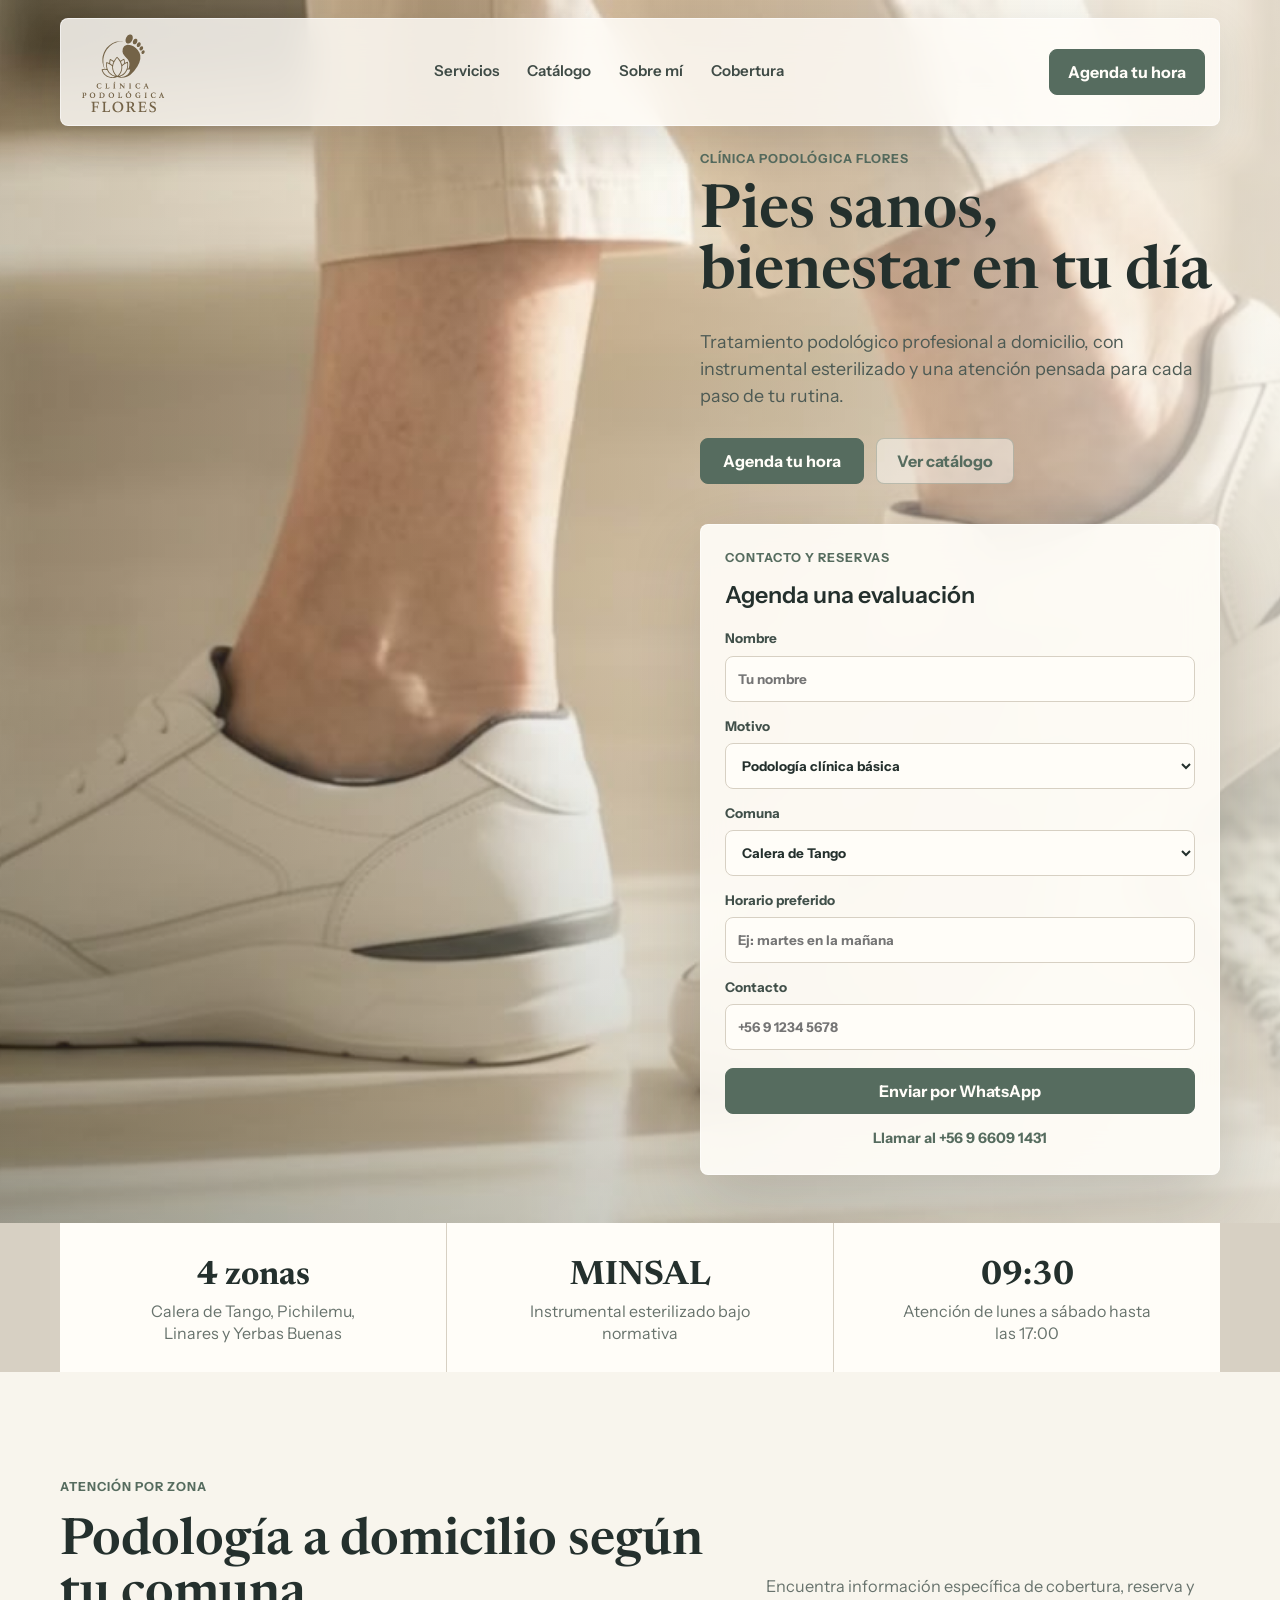
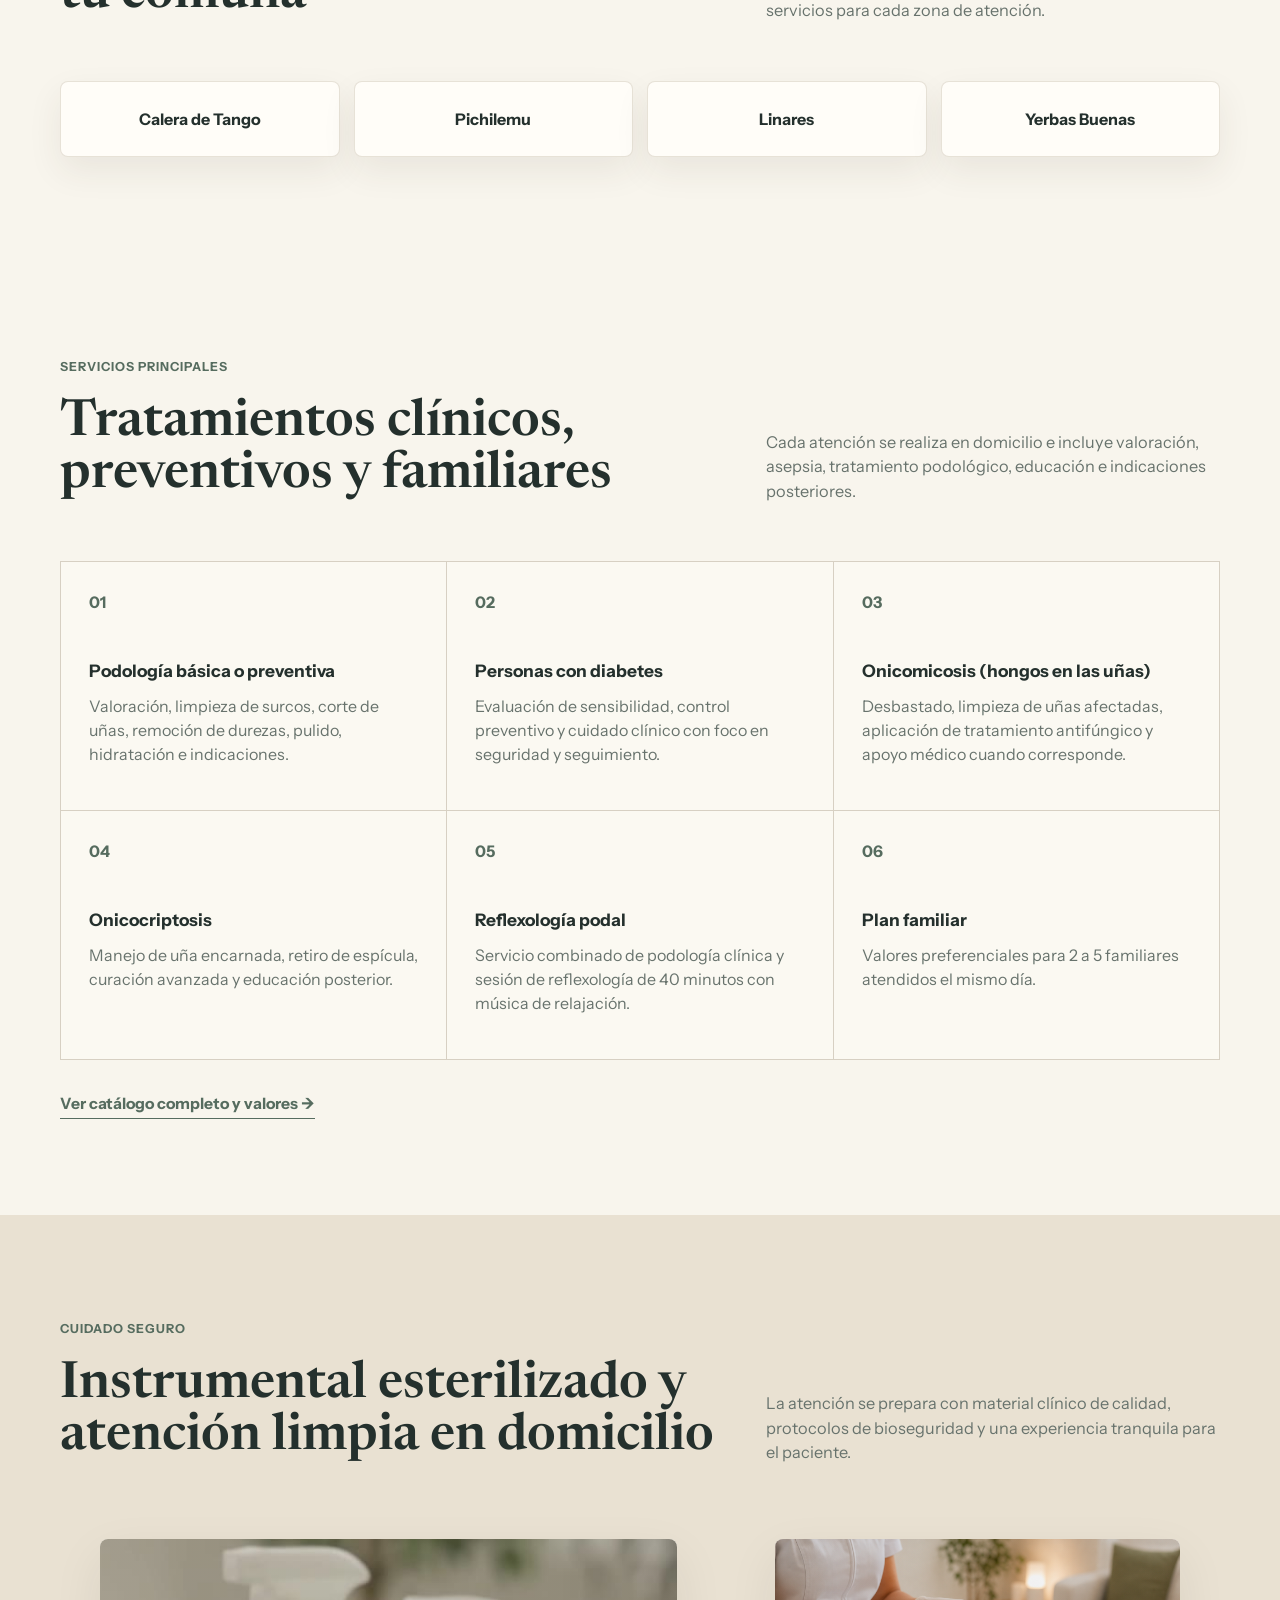
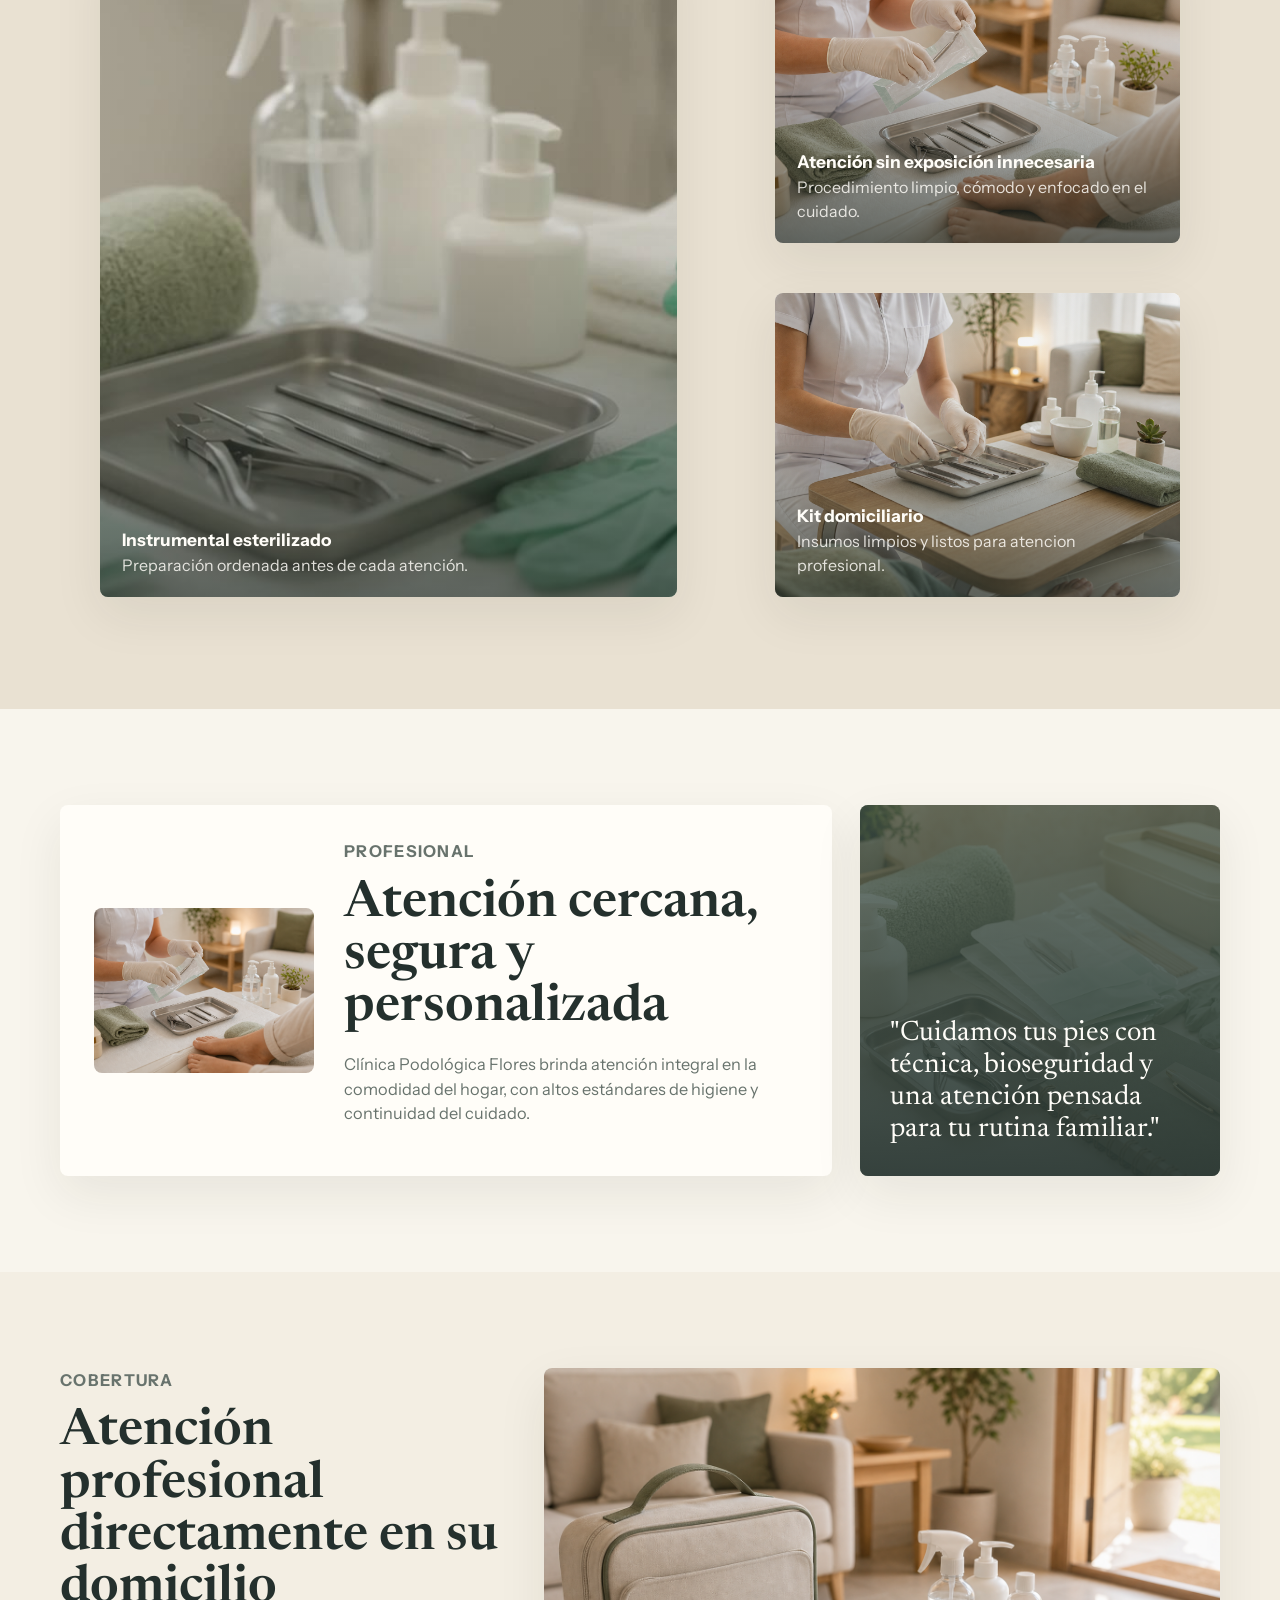
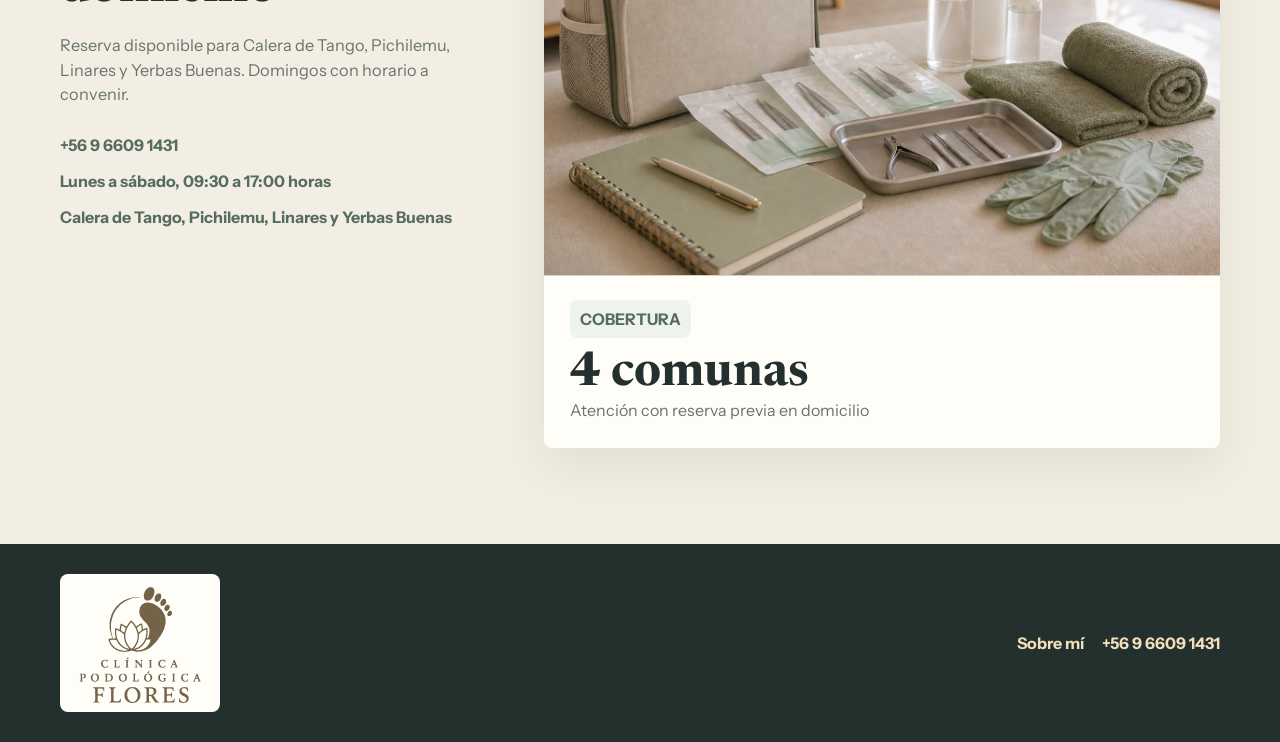
<file: index.html>
<!DOCTYPE html>
<html lang="es">
  <head>
    <meta charset="UTF-8" />
    <meta name="viewport" content="width=device-width, initial-scale=1.0" />
    <title>Podología a Domicilio | Clínica Patricia Flores | Calera de Tango</title>
    <meta
      name="description"
      content="Atención podológica profesional a domicilio en Calera de Tango, Pichilemu, Linares y Yerbas Buenas. Especialista en onicomicosis, diabetes, uñas encarnadas. Instrumental esterilizado MINSAL."
    />
    <meta name="keywords" content="podología domicilio, podólogo Calera de Tango, onicomicosis, uñas encarnadas, podología diabetes, clínica podológica, podología a domicilio Chile" />
    <meta name="author" content="Patricia Flores" />
    <meta name="robots" content="index, follow" />
    <meta name="google-site-verification" content="hwxuEVxwhkSPBUHudWOqvAZB4ENpr6BONeLlhcZ1LTM" />
    <meta property="og:type" content="website" />
    <meta property="og:title" content="Podología a Domicilio | Clínica Patricia Flores" />
    <meta property="og:description" content="Atención podológica profesional a domicilio con instrumental esterilizado MINSAL. Servicio en Calera de Tango, Pichilemu, Linares y Yerbas Buenas." />
    <meta property="og:url" content="https://clinicaflores.cl/" />
    <meta property="og:image" content="https://clinicaflores.cl/assets/logo-flores-search.png" />
    <meta property="og:image:alt" content="Logo de Clínica Podológica Flores" />
    <meta name="twitter:card" content="summary_large_image" />
    <meta name="twitter:title" content="Podología a Domicilio | Clínica Patricia Flores" />
    <meta name="twitter:description" content="Atención podológica profesional a domicilio con instrumental esterilizado MINSAL." />
    <meta name="twitter:image" content="https://clinicaflores.cl/assets/logo-flores-search.png" />
    <link rel="canonical" href="https://clinicaflores.cl/" />
    <link rel="icon" href="/assets/favicon.ico" sizes="any" />
    <link rel="icon" type="image/png" sizes="512x512" href="/assets/favicon-512.png" />
    <link rel="apple-touch-icon" href="/assets/apple-touch-icon.png" />
    <link rel="manifest" href="/site.webmanifest" />
    <link rel="preconnect" href="https://fonts.googleapis.com" />
    <link rel="preconnect" href="https://fonts.gstatic.com" crossorigin />
    <link
      href="https://fonts.googleapis.com/css2?family=Instrument+Sans:wght@400;500;600;700&family=Newsreader:opsz,wght@6..72,500;6..72,600&display=swap"
      rel="stylesheet"
    />
    <link rel="stylesheet" href="styles.css?v=7" />
    <script type="application/ld+json">
    {
      "@context": "https://schema.org/",
      "@type": "LocalBusiness",
      "@id": "https://clinicaflores.cl/#clinica-podologica-flores",
      "name": "Clínica Podológica Flores",
      "legalName": "Clínica Podológica Flores",
      "alternateName": "Patricia Flores Podóloga",
      "logo": {
        "@type": "ImageObject",
        "url": "https://clinicaflores.cl/assets/logo-flores-search.png",
        "contentUrl": "https://clinicaflores.cl/assets/logo-flores-search.png",
        "width": 779,
        "height": 695
      },
      "image": [
        "https://clinicaflores.cl/assets/logo-flores-search.png",
        "https://clinicaflores.cl/assets/hero-profesional.png",
        "https://clinicaflores.cl/assets/instrumental-podologia.png"
      ],
      "description": "Atención podológica profesional a domicilio con instrumental esterilizado MINSAL",
      "address": {
        "@type": "PostalAddress",
        "streetAddress": "Atención a domicilio",
        "addressLocality": "Calera de Tango, Pichilemu, Linares, Yerbas Buenas",
        "addressCountry": "CL"
      },
      "telephone": "+56966091431",
      "url": "https://clinicaflores.cl",
      "sameAs": [
        "https://wa.me/56966091431"
      ],
      "openingHoursSpecification": {
        "@type": "OpeningHoursSpecification",
        "dayOfWeek": ["Monday", "Tuesday", "Wednesday", "Thursday", "Friday", "Saturday"],
        "opens": "09:30",
        "closes": "17:00"
      },
      "priceRange": "$$",
      "areaServed": [
        {
          "@type": "AdministrativeArea",
          "name": "Calera de Tango"
        },
        {
          "@type": "AdministrativeArea",
          "name": "Pichilemu"
        },
        {
          "@type": "AdministrativeArea",
          "name": "Linares"
        },
        {
          "@type": "AdministrativeArea",
          "name": "Yerbas Buenas"
        }
      ],
      "knowsAbout": ["Podología clínica", "Pie diabético", "Onicomicosis", "Uñas encarnadas", "Atención podológica a domicilio"],
      "availableLanguage": "es"
    }
    </script>
  </head>
  <body>
    <header class="site-header" data-header>
      <a class="brand logo-brand" href="index.html#inicio" aria-label="Clínica Podológica Flores">
        <img src="assets/logo-flores.svg" alt="Clínica Podológica Flores" />
      </a>

      <button class="menu-button" type="button" aria-label="Abrir menu" data-menu-button>
        <span></span>
        <span></span>
        <span></span>
      </button>

      <nav class="site-nav" data-nav>
        <a href="index.html#servicios">Servicios</a>
        <a href="catalogo.html">Catálogo</a>
        <a href="sobre-mi.html">Sobre mí</a>
        <a href="index.html#ubicacion">Cobertura</a>
      </nav>

      <a class="header-cta" href="#agenda">Agenda tu hora</a>
    </header>

    <main>
      <section class="hero" id="inicio">
        <video class="hero-image" autoplay muted loop playsinline poster="assets/hero-caminata-poster.jpg" aria-hidden="true">
          <source src="assets/hero-caminata.mp4" type="video/mp4" />
        </video>
        <div class="hero-overlay"></div>
        <div class="hero-content">
          <p class="eyebrow">Clínica Podológica Flores</p>
          <h1>Pies sanos, bienestar en tu día</h1>
          <p class="hero-copy">
            Tratamiento podológico profesional a domicilio, con instrumental esterilizado y una atención pensada para cada paso de tu rutina.
          </p>
          <div class="hero-actions">
            <a class="primary-button" href="#agenda">Agenda tu hora</a>
            <a class="secondary-button" href="catalogo.html">Ver catálogo</a>
          </div>
        </div>

        <aside class="appointment-panel" id="agenda" aria-label="Agenda">
          <p class="panel-kicker">Contacto y reservas</p>
          <h2>Agenda una evaluación</h2>
          <form class="booking-form">
            <label>
              Nombre
              <input type="text" name="name" autocomplete="name" placeholder="Tu nombre" required />
            </label>
            <label>
              Motivo
              <select name="reason" required>
                <option>Podología clínica básica</option>
                <option>Podología para personas con diabetes</option>
                <option>Tratamiento de onicomicosis (hongos en las uñas)</option>
                <option>Uñas encarnadas</option>
                <option>Plan familiar</option>
              </select>
            </label>
            <label>
              Comuna
              <select name="area" required>
                <option>Calera de Tango</option>
                <option>Pichilemu</option>
                <option>Linares</option>
                <option>Yerbas Buenas</option>
              </select>
            </label>
            <label>
              Horario preferido
              <input type="text" name="time" placeholder="Ej: martes en la mañana" />
            </label>
            <label>
              Contacto
              <input type="tel" name="phone" autocomplete="tel" placeholder="+56 9 1234 5678" required />
            </label>
            <button type="submit">Enviar por WhatsApp</button>
          </form>
          <a class="direct-phone" href="tel:+56966091431">Llamar al +56 9 6609 1431</a>
        </aside>
      </section>

      <section class="trust-strip" aria-label="Indicadores de confianza">
        <div>
          <strong>4 zonas</strong>
          <span>Calera de Tango, Pichilemu, Linares y Yerbas Buenas</span>
        </div>
        <div>
          <strong>MINSAL</strong>
          <span>Instrumental esterilizado bajo normativa</span>
        </div>
        <div>
          <strong>09:30</strong>
          <span>Atención de lunes a sábado hasta las 17:00</span>
        </div>
      </section>

      <section class="section local-links-section" aria-label="Atención podológica por comuna">
        <div class="section-heading">
          <p class="eyebrow">Atención por zona</p>
          <h2>Podología a domicilio según tu comuna</h2>
          <p>Encuentra información específica de cobertura, reserva y servicios para cada zona de atención.</p>
        </div>
        <div class="local-links-grid">
          <a href="podologia-a-domicilio-calera-de-tango.html">Calera de Tango</a>
          <a href="podologia-a-domicilio-pichilemu.html">Pichilemu</a>
          <a href="podologia-a-domicilio-linares.html">Linares</a>
          <a href="podologia-a-domicilio-yerbas-buenas.html">Yerbas Buenas</a>
        </div>
      </section>

      <section class="section services-section" id="servicios">
        <div class="section-heading">
          <p class="eyebrow">Servicios principales</p>
          <h2>Tratamientos clínicos, preventivos y familiares</h2>
          <p>
            Cada atención se realiza en domicilio e incluye valoración, asepsia, tratamiento podológico, educación e indicaciones posteriores.
          </p>
        </div>

        <div class="services-grid">
          <article class="service-card">
            <span class="service-number">01</span>
            <h3>Podología básica o preventiva</h3>
            <p>Valoración, limpieza de surcos, corte de uñas, remoción de durezas, pulido, hidratación e indicaciones.</p>
          </article>
          <article class="service-card">
            <span class="service-number">02</span>
            <h3>Personas con diabetes</h3>
            <p>Evaluación de sensibilidad, control preventivo y cuidado clínico con foco en seguridad y seguimiento.</p>
          </article>
          <article class="service-card">
            <span class="service-number">03</span>
            <h3>Onicomicosis (hongos en las uñas)</h3>
            <p>Desbastado, limpieza de uñas afectadas, aplicación de tratamiento antifúngico y apoyo médico cuando corresponde.</p>
          </article>
          <article class="service-card">
            <span class="service-number">04</span>
            <h3>Onicocriptosis</h3>
            <p>Manejo de uña encarnada, retiro de espícula, curación avanzada y educación posterior.</p>
          </article>
          <article class="service-card">
            <span class="service-number">05</span>
            <h3>Reflexología podal</h3>
            <p>Servicio combinado de podología clínica y sesión de reflexología de 40 minutos con música de relajación.</p>
          </article>
          <article class="service-card">
            <span class="service-number">06</span>
            <h3>Plan familiar</h3>
            <p>Valores preferenciales para 2 a 5 familiares atendidos el mismo día.</p>
          </article>
        </div>
        <div class="section-action">
          <a class="link-button" href="catalogo.html">Ver catálogo completo y valores →</a>
        </div>
      </section>

      <section class="care-gallery section" id="bioseguridad">
        <div class="section-heading">
          <p class="eyebrow">Cuidado seguro</p>
          <h2>Instrumental esterilizado y atención limpia en domicilio</h2>
          <p>
            La atención se prepara con material clínico de calidad, protocolos de bioseguridad y una experiencia tranquila para el paciente.
          </p>
        </div>
        <div class="gallery-grid">
          <figure class="gallery-card gallery-card-large">
            <video autoplay muted loop playsinline poster="assets/bioseguridad-poster.jpg" aria-label="Instrumental esterilizado y atención podológica preparados para el domicilio">
              <source src="assets/bioseguridad-detras-camaras.mp4" type="video/mp4" />
            </video>
            <figcaption>
              <strong>Instrumental esterilizado</strong>
              <span>Preparación ordenada antes de cada atención.</span>
            </figcaption>
          </figure>
          <figure class="gallery-card">
            <img src="assets/atencion-sin-rostro.png" alt="Atención podológica profesional sin rostro visible" />
            <figcaption>
              <strong>Atención sin exposición innecesaria</strong>
              <span>Procedimiento limpio, cómodo y enfocado en el cuidado.</span>
            </figcaption>
          </figure>
          <figure class="gallery-card">
            <img src="assets/kit-podologico.png" alt="Kit podológico limpio con guantes, bandeja e insumos clínicos" />
            <figcaption>
              <strong>Kit domiciliario</strong>
              <span>Insumos limpios y listos para atencion profesional.</span>
            </figcaption>
          </figure>
        </div>
      </section>

      <section class="professional-section section" id="profesional">
        <div class="profile-card">
          <img class="profile-image" src="assets/atencion-sin-rostro.png" alt="Atención podológica profesional con instrumental limpio" />
          <div>
            <p class="eyebrow">Profesional</p>
            <h2>Atención cercana, segura y personalizada</h2>
            <p>
              Clínica Podológica Flores brinda atención integral en la comodidad del hogar, con altos estándares de higiene y continuidad del cuidado.
            </p>
          </div>
        </div>
        <div class="quote-panel">
          <img src="assets/instrumental-podologia.png" alt="Instrumental podológico preparado para atención segura" />
          <p>
            "Cuidamos tus pies con técnica, bioseguridad y una atención pensada para tu rutina familiar."
          </p>
        </div>
      </section>

      <section class="location-section" id="ubicacion">
        <div class="location-copy">
          <p class="eyebrow">Cobertura</p>
          <h2>Atención profesional directamente en su domicilio</h2>
          <p>Reserva disponible para Calera de Tango, Pichilemu, Linares y Yerbas Buenas. Domingos con horario a convenir.</p>
          <div class="contact-list">
            <a href="tel:+56966091431">+56 9 6609 1431</a>
            <span>Lunes a sábado, 09:30 a 17:00 horas</span>
            <span>Calera de Tango, Pichilemu, Linares y Yerbas Buenas</span>
          </div>
        </div>
        <div class="map-card">
          <img src="assets/cobertura-domicilio.png" alt="Kit podológico para atención domiciliaria" />
          <div class="map-card-caption">
            <span>Cobertura</span>
            <strong>4 comunas</strong>
          <p>Atención con reserva previa en domicilio</p>
          </div>
        </div>
      </section>
    </main>

    <footer class="site-footer">
      <img class="footer-logo" src="assets/logo-flores.svg" alt="Clínica Podológica Flores" />
      <div class="footer-links">
        <a href="sobre-mi.html">Sobre mí</a>
        <a href="tel:+56966091431">+56 9 6609 1431</a>
      </div>
    </footer>

    <div class="mobile-action-bar" aria-label="Acciones rapidas">
      <a href="#agenda">Agendar</a>
      <a href="https://wa.me/56966091431?text=Hola%2C%20quiero%20agendar%20una%20atencion%20podológica%20a%20domicilio." target="_blank" rel="noopener noreferrer">WhatsApp</a>
    </div>

    <script src="script.js?v=4"></script>
  </body>
</html>
</file>
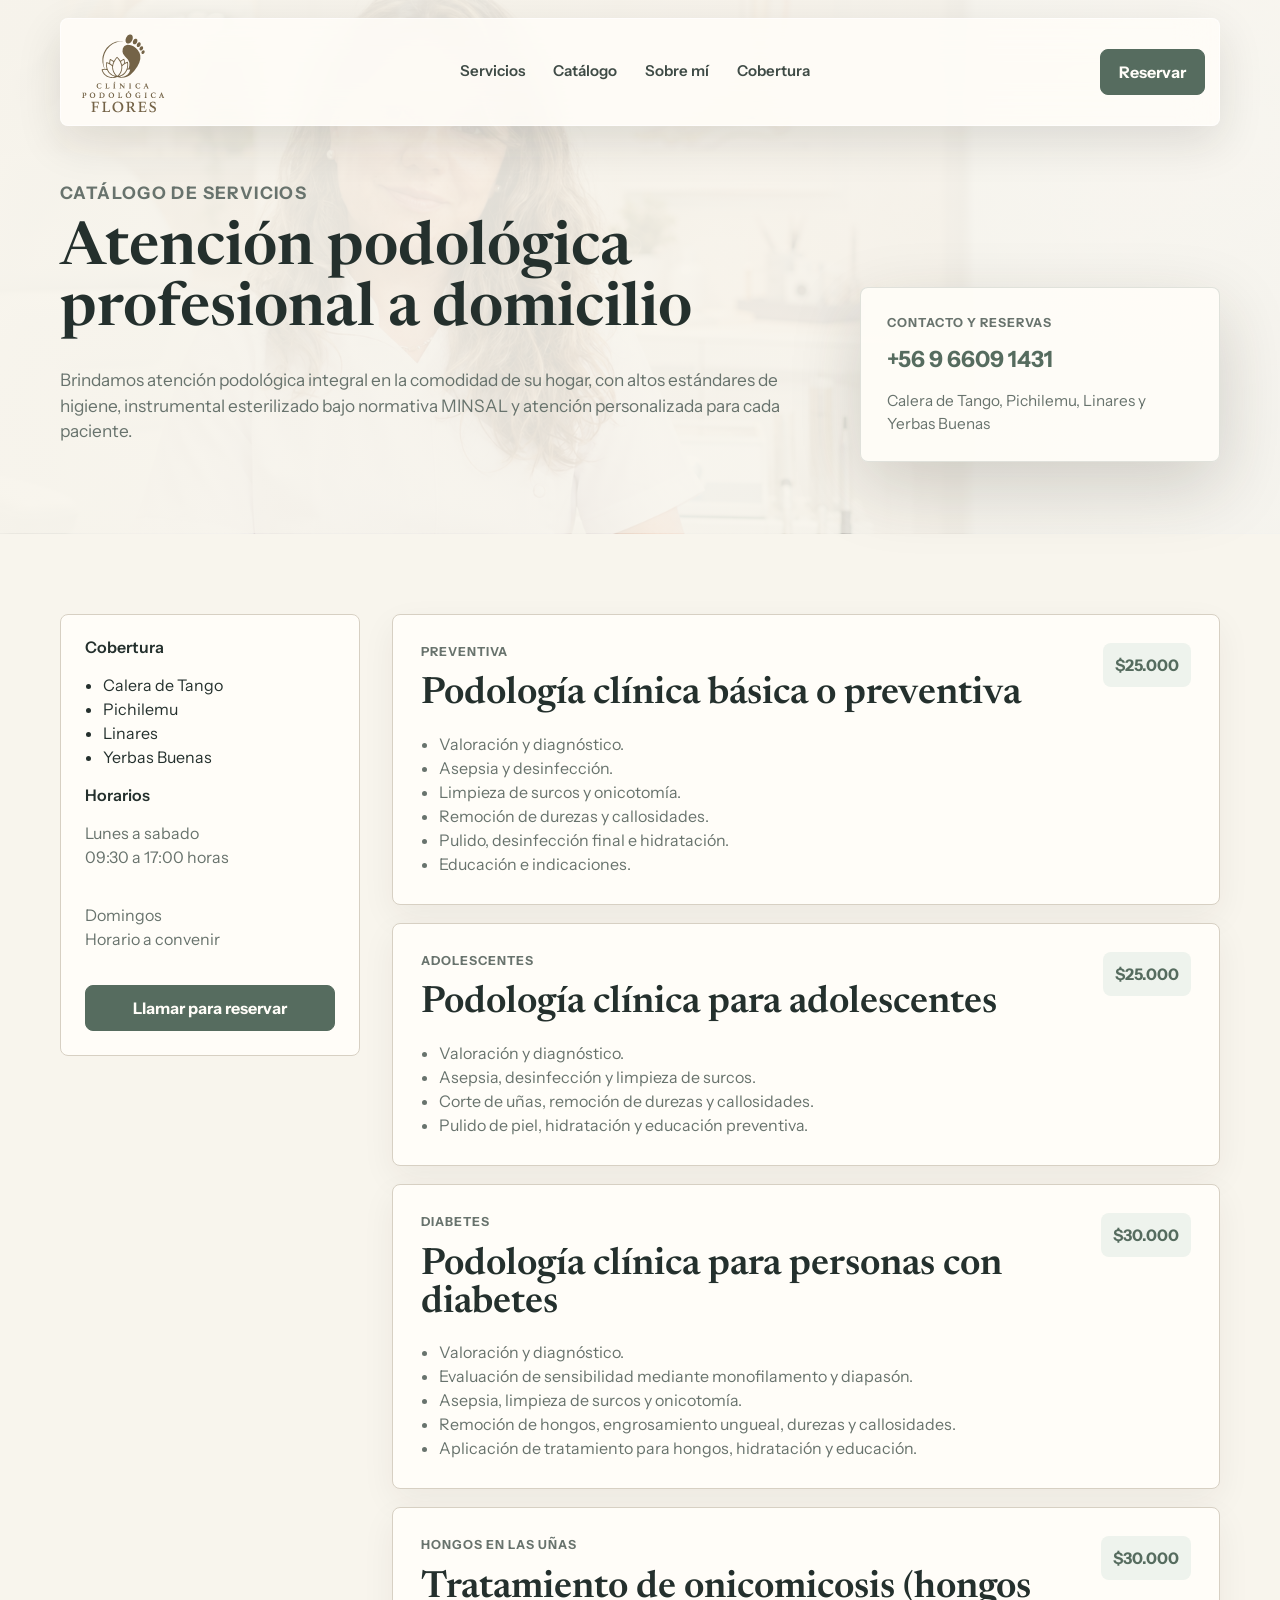
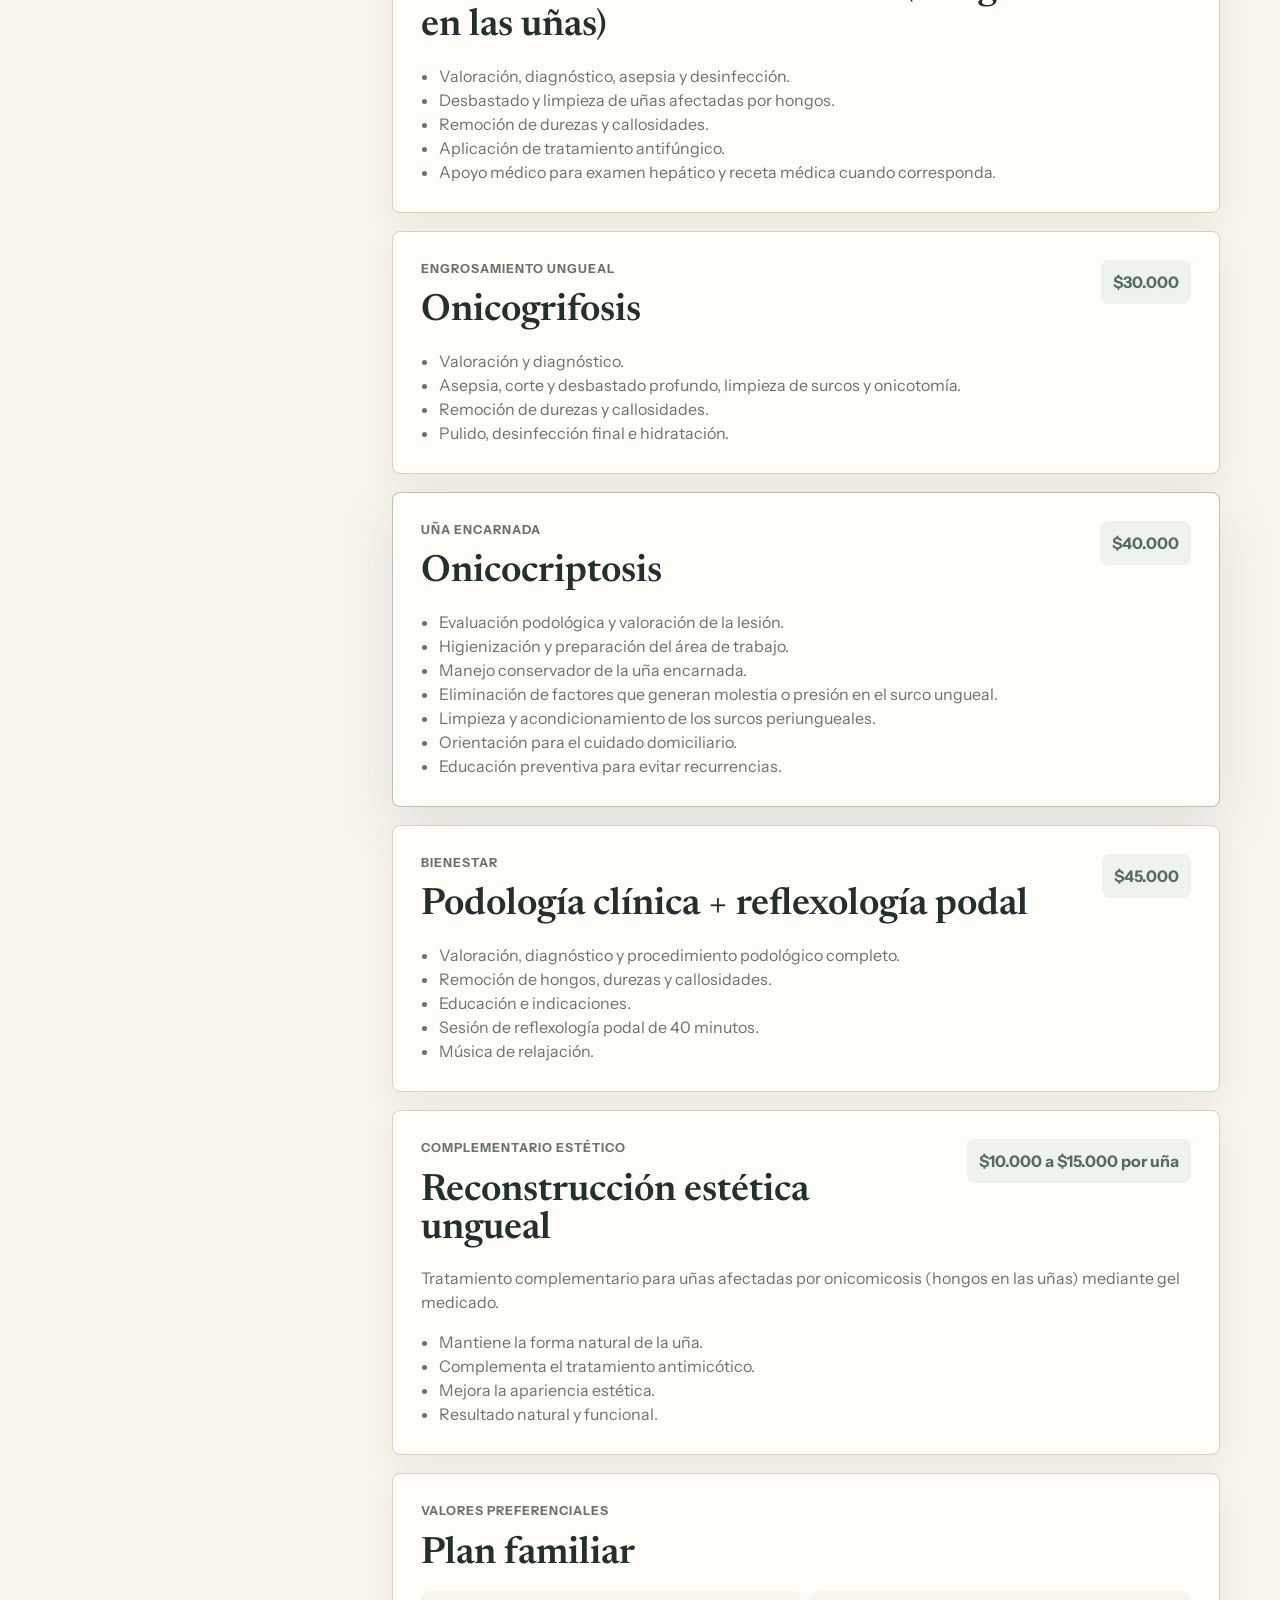
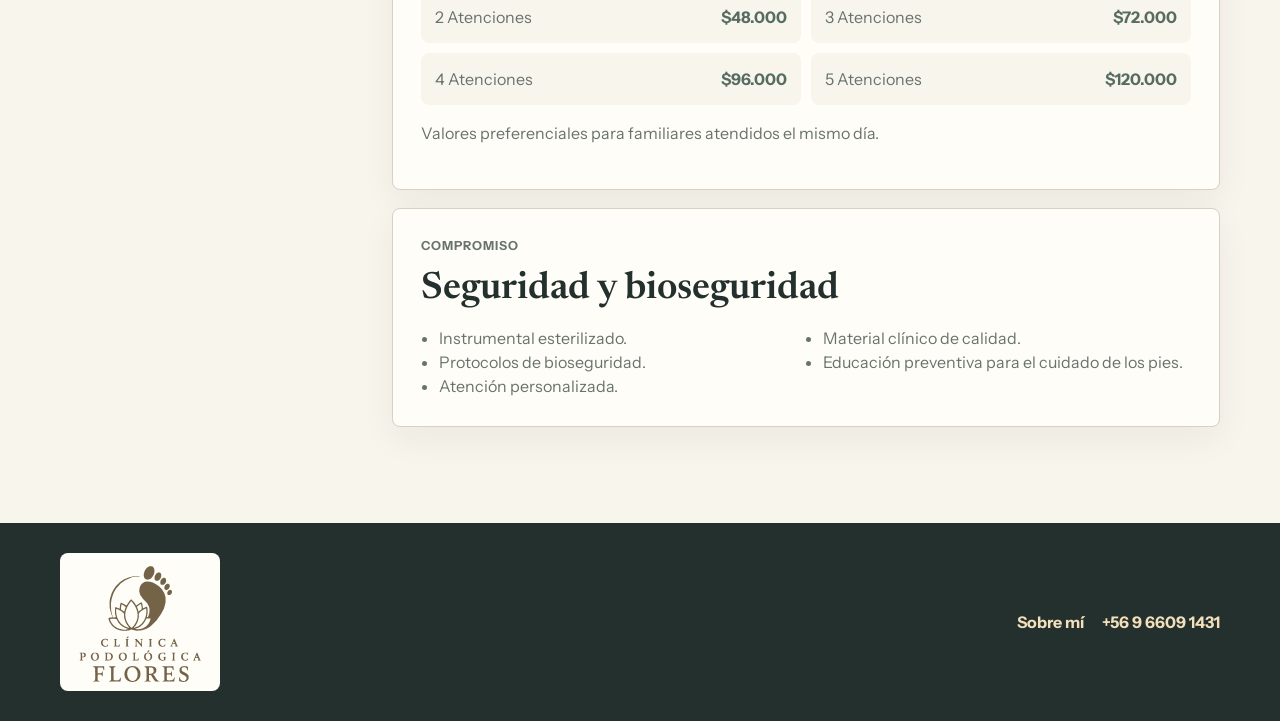
<file: catalogo.html>
<!DOCTYPE html>
<html lang="es">
  <head>
    <meta charset="UTF-8" />
    <meta name="viewport" content="width=device-width, initial-scale=1.0" />
    <title>Catálogo de Servicios Podológicos | Clínica Patricia Flores | Precios</title>
    <meta
      name="description"
      content="Catálogo completo de servicios y precios: podología preventiva, diabetes, onicomicosis (hongos), uñas encarnadas, reflexología. Atención a domicilio en Calera de Tango, Pichilemu, Linares y Yerbas Buenas."
    />
    <meta name="keywords" content="servicios podológicos, onicomicosis precio, uñas encarnadas, podología diabetes, tratamiento hongos uñas, reflexología podal, precios podología" />
    <meta name="author" content="Patricia Flores" />
    <meta name="robots" content="index, follow" />
    <meta name="google-site-verification" content="hwxuEVxwhkSPBUHudWOqvAZB4ENpr6BONeLlhcZ1LTM" />
    <meta property="og:type" content="website" />
    <meta property="og:title" content="Catálogo de Servicios Podológicos | Clínica Patricia Flores" />
    <meta property="og:description" content="Servicios completos: podología preventiva, diabetes, onicomicosis, uñas encarnadas, reflexología. Precios y valores en Calera de Tango." />
    <meta property="og:url" content="https://clinicaflores.cl/catalogo.html" />
    <meta property="og:image" content="https://clinicaflores.cl/assets/logo-flores-search.png" />
    <meta property="og:image:alt" content="Logo de Clínica Podológica Flores" />
    <meta name="twitter:card" content="summary" />
    <meta name="twitter:title" content="Catálogo de Servicios Podológicos" />
    <meta name="twitter:description" content="Todos nuestros servicios, precios y especialidades en podología clínica a domicilio" />
    <meta name="twitter:image" content="https://clinicaflores.cl/assets/logo-flores-search.png" />
    <link rel="canonical" href="https://clinicaflores.cl/catalogo.html" />
    <link rel="icon" href="/assets/favicon.ico" sizes="any" />
    <link rel="icon" type="image/png" sizes="512x512" href="/assets/favicon-512.png" />
    <link rel="apple-touch-icon" href="/assets/apple-touch-icon.png" />
    <link rel="manifest" href="/site.webmanifest" />
    <link rel="preconnect" href="https://fonts.googleapis.com" />
    <link rel="preconnect" href="https://fonts.gstatic.com" crossorigin />
    <link
      href="https://fonts.googleapis.com/css2?family=Instrument+Sans:wght@400;500;600;700&family=Newsreader:opsz,wght@6..72,500;6..72,600&display=swap"
      rel="stylesheet"
    />
    <link rel="stylesheet" href="styles.css?v=7" />
    <script type="application/ld+json">
    {
      "@context": "https://schema.org/",
      "@type": "LocalBusiness",
      "@id": "https://clinicaflores.cl/#clinica-podologica-flores",
      "name": "Clínica Podológica Flores",
      "description": "Servicios podológicos profesionales a domicilio",
      "url": "https://clinicaflores.cl/catalogo.html",
      "logo": {
        "@type": "ImageObject",
        "url": "https://clinicaflores.cl/assets/logo-flores-search.png",
        "contentUrl": "https://clinicaflores.cl/assets/logo-flores-search.png",
        "width": 779,
        "height": 695
      },
      "image": "https://clinicaflores.cl/assets/logo-flores-search.png",
      "telephone": "+56966091431",
      "areaServed": ["Calera de Tango", "Pichilemu", "Linares", "Yerbas Buenas"],
      "hasOfferCatalog": {
        "@type": "OfferCatalog",
        "name": "Catálogo de servicios podológicos",
        "itemListElement": [
          {
            "@type": "Offer",
            "name": "Podología Clínica Preventiva",
            "price": "25000",
            "priceCurrency": "CLP",
            "description": "Valoración, limpieza, corte de uñas, remoción de durezas, hidratación e indicaciones"
          },
          {
            "@type": "Offer",
            "name": "Podología para Diabetes",
            "price": "30000",
            "priceCurrency": "CLP",
            "description": "Evaluación de sensibilidad, control preventivo, cuidado clínico especializado"
          },
          {
            "@type": "Offer",
            "name": "Tratamiento Onicomicosis",
            "price": "30000",
            "priceCurrency": "CLP",
            "description": "Desbastado, limpieza y tratamiento antifúngico para hongos en las uñas"
          },
          {
            "@type": "Offer",
            "name": "Onicocriptosis (Uña Encarnada)",
            "price": "40000",
            "priceCurrency": "CLP",
            "description": "Manejo conservador de uña encarnada, limpieza y educación preventiva"
          }
        ]
      }
    }
    </script>
  </head>
  <body>
    <header class="site-header" data-header>
      <a class="brand logo-brand" href="index.html#inicio" aria-label="Clínica Podológica Flores">
        <img src="assets/logo-flores.svg" alt="Clínica Podológica Flores" />
      </a>

      <button class="menu-button" type="button" aria-label="Abrir menu" data-menu-button>
        <span></span>
        <span></span>
        <span></span>
      </button>

      <nav class="site-nav" data-nav>
        <a href="index.html#servicios">Servicios</a>
        <a href="catalogo.html">Catálogo</a>
        <a href="sobre-mi.html">Sobre mí</a>
        <a href="index.html#ubicacion">Cobertura</a>
      </nav>

      <a class="header-cta" href="tel:+56966091431">Reservar</a>
    </header>

    <main>
      <section class="catalog-hero">
        <div>
          <p class="eyebrow">Catálogo de servicios</p>
          <h1>Atención podológica profesional a domicilio</h1>
          <p>
            Brindamos atención podológica integral en la comodidad de su hogar, con altos estándares de higiene, instrumental esterilizado bajo normativa MINSAL y atención personalizada para cada paciente.
          </p>
        </div>
        <aside class="catalog-summary">
          <span>Contacto y reservas</span>
          <a href="tel:+56966091431">+56 9 6609 1431</a>
          <p>Calera de Tango, Pichilemu, Linares y Yerbas Buenas</p>
        </aside>
      </section>

      <section class="catalog-layout">
        <aside class="catalog-sidebar">
          <h2>Cobertura</h2>
          <ul>
            <li>Calera de Tango</li>
            <li>Pichilemu</li>
            <li>Linares</li>
            <li>Yerbas Buenas</li>
          </ul>
          <h2>Horarios</h2>
          <p>Lunes a sabado<br />09:30 a 17:00 horas</p>
          <p>Domingos<br />Horario a convenir</p>
          <a class="primary-button" href="tel:+56966091431">Llamar para reservar</a>
        </aside>

        <div class="catalog-list">
          <article class="catalog-card">
            <div class="catalog-card-head">
              <div>
                <p class="eyebrow">Preventiva</p>
                <h2>Podología clínica básica o preventiva</h2>
              </div>
              <strong>$25.000</strong>
            </div>
            <ul>
              <li>Valoración y diagnóstico.</li>
              <li>Asepsia y desinfección.</li>
              <li>Limpieza de surcos y onicotomía.</li>
              <li>Remoción de durezas y callosidades.</li>
              <li>Pulido, desinfección final e hidratación.</li>
              <li>Educación e indicaciones.</li>
            </ul>
          </article>

          <article class="catalog-card">
            <div class="catalog-card-head">
              <div>
                <p class="eyebrow">Adolescentes</p>
                <h2>Podología clínica para adolescentes</h2>
              </div>
              <strong>$25.000</strong>
            </div>
            <ul>
              <li>Valoración y diagnóstico.</li>
              <li>Asepsia, desinfección y limpieza de surcos.</li>
              <li>Corte de uñas, remoción de durezas y callosidades.</li>
              <li>Pulido de piel, hidratación y educación preventiva.</li>
            </ul>
          </article>

          <article class="catalog-card">
            <div class="catalog-card-head">
              <div>
                <p class="eyebrow">Diabetes</p>
                <h2>Podología clínica para personas con diabetes</h2>
              </div>
              <strong>$30.000</strong>
            </div>
            <ul>
              <li>Valoración y diagnóstico.</li>
              <li>Evaluación de sensibilidad mediante monofilamento y diapasón.</li>
              <li>Asepsia, limpieza de surcos y onicotomía.</li>
              <li>Remoción de hongos, engrosamiento ungueal, durezas y callosidades.</li>
              <li>Aplicación de tratamiento para hongos, hidratación y educación.</li>
            </ul>
          </article>

          <article class="catalog-card">
            <div class="catalog-card-head">
              <div>
                <p class="eyebrow">Hongos en las uñas</p>
                <h2>Tratamiento de onicomicosis (hongos en las uñas)</h2>
              </div>
              <strong>$30.000</strong>
            </div>
            <ul>
              <li>Valoración, diagnóstico, asepsia y desinfección.</li>
              <li>Desbastado y limpieza de uñas afectadas por hongos.</li>
              <li>Remoción de durezas y callosidades.</li>
              <li>Aplicación de tratamiento antifúngico.</li>
              <li>Apoyo médico para examen hepático y receta médica cuando corresponda.</li>
            </ul>
          </article>

          <article class="catalog-card">
            <div class="catalog-card-head">
              <div>
                <p class="eyebrow">Engrosamiento ungueal</p>
                <h2>Onicogrifosis</h2>
              </div>
              <strong>$30.000</strong>
            </div>
            <ul>
              <li>Valoración y diagnóstico.</li>
              <li>Asepsia, corte y desbastado profundo, limpieza de surcos y onicotomía.</li>
              <li>Remoción de durezas y callosidades.</li>
              <li>Pulido, desinfección final e hidratación.</li>
            </ul>
          </article>

          <article class="catalog-card featured">
            <div class="catalog-card-head">
              <div>
                <p class="eyebrow">Uña encarnada</p>
                <h2>Onicocriptosis</h2>
              </div>
              <strong>$40.000</strong>
            </div>
            <ul>
              <li>Evaluación podológica y valoración de la lesión.</li>
              <li>Higienización y preparación del área de trabajo.</li>
              <li>Manejo conservador de la uña encarnada.</li>
              <li>Eliminación de factores que generan molestia o presión en el surco ungueal.</li>
              <li>Limpieza y acondicionamiento de los surcos periungueales.</li>
              <li>Orientación para el cuidado domiciliario.</li>
              <li>Educación preventiva para evitar recurrencias.</li>
            </ul>
          </article>

          <article class="catalog-card">
            <div class="catalog-card-head">
              <div>
                <p class="eyebrow">Bienestar</p>
                <h2>Podología clínica + reflexología podal</h2>
              </div>
              <strong>$45.000</strong>
            </div>
            <ul>
              <li>Valoración, diagnóstico y procedimiento podológico completo.</li>
              <li>Remoción de hongos, durezas y callosidades.</li>
              <li>Educación e indicaciones.</li>
              <li>Sesión de reflexología podal de 40 minutos.</li>
              <li>Música de relajación.</li>
            </ul>
          </article>

          <article class="catalog-card">
            <div class="catalog-card-head">
              <div>
                <p class="eyebrow">Complementario estético</p>
                <h2>Reconstrucción estética ungueal</h2>
              </div>
              <strong>$10.000 a $15.000 por uña</strong>
            </div>
            <p>Tratamiento complementario para uñas afectadas por onicomicosis (hongos en las uñas) mediante gel medicado.</p>
            <ul>
              <li>Mantiene la forma natural de la uña.</li>
              <li>Complementa el tratamiento antimicótico.</li>
              <li>Mejora la apariencia estética.</li>
              <li>Resultado natural y funcional.</li>
            </ul>
          </article>

          <article class="catalog-card family-plan">
            <div class="catalog-card-head">
              <div>
                <p class="eyebrow">Valores preferenciales</p>
                <h2>Plan familiar</h2>
              </div>
            </div>
            <div class="price-grid">
              <span>2 Atenciones <strong>$48.000</strong></span>
              <span>3 Atenciones <strong>$72.000</strong></span>
              <span>4 Atenciones <strong>$96.000</strong></span>
              <span>5 Atenciones <strong>$120.000</strong></span>
            </div>
            <p>Valores preferenciales para familiares atendidos el mismo día.</p>
          </article>

          <article class="catalog-card safety-card">
            <div class="catalog-card-head">
              <div>
                <p class="eyebrow">Compromiso</p>
                <h2>Seguridad y bioseguridad</h2>
              </div>
            </div>
            <ul class="check-list">
              <li>Instrumental esterilizado.</li>
              <li>Protocolos de bioseguridad.</li>
              <li>Atención personalizada.</li>
              <li>Material clínico de calidad.</li>
              <li>Educación preventiva para el cuidado de los pies.</li>
            </ul>
          </article>
        </div>
      </section>
    </main>

    <footer class="site-footer">
      <img class="footer-logo" src="assets/logo-flores.svg" alt="Clínica Podológica Flores" />
      <div class="footer-links">
        <a href="sobre-mi.html">Sobre mí</a>
        <a href="tel:+56966091431">+56 9 6609 1431</a>
      </div>
    </footer>

    <div class="mobile-action-bar" aria-label="Acciones rapidas">
      <a href="index.html#agenda">Agendar</a>
      <a href="https://wa.me/56966091431?text=Hola%2C%20quiero%20consultar%20por%20el%20catalogo%20de%20servicios%20podológicos." target="_blank" rel="noopener noreferrer">WhatsApp</a>
    </div>

    <script src="script.js?v=4"></script>
  </body>
</html>
</file>
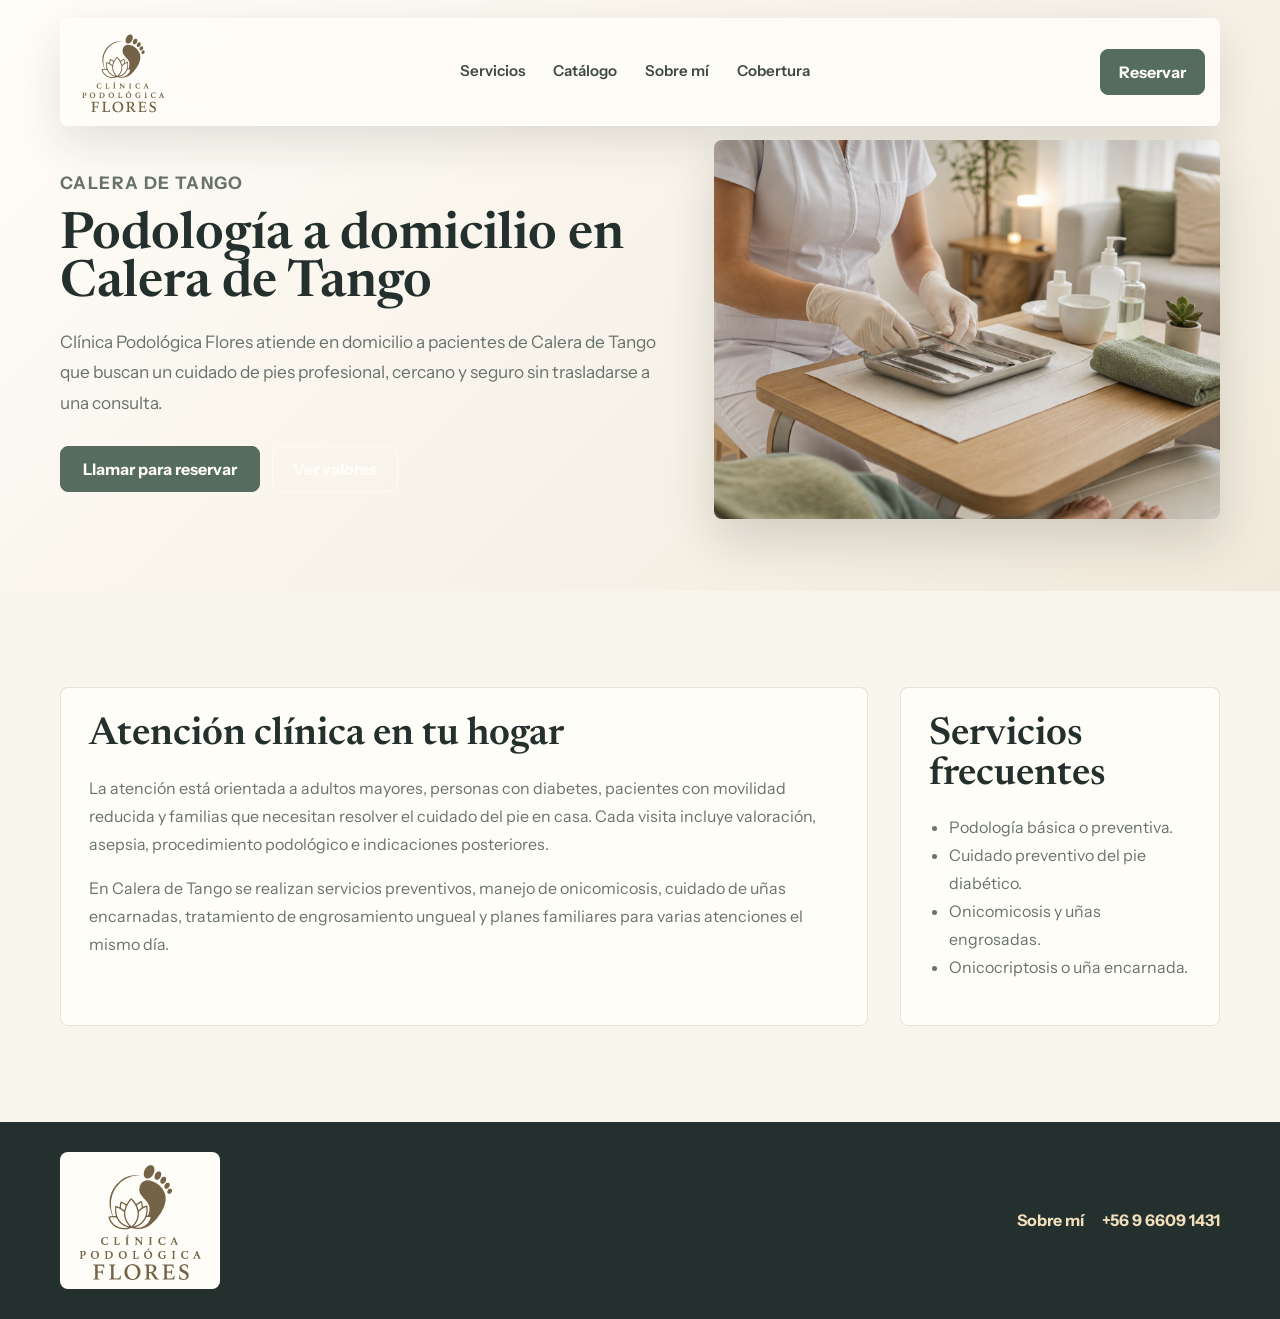
<file: podologia-a-domicilio-calera-de-tango.html>
<!DOCTYPE html>
<html lang="es">
  <head>
    <meta charset="UTF-8" />
    <meta name="viewport" content="width=device-width, initial-scale=1.0" />
    <title>Podología a Domicilio en Calera de Tango | Clínica Podológica Flores</title>
    <meta name="description" content="Podóloga clínica a domicilio en Calera de Tango. Atención para adultos mayores, personas con diabetes, uñas encarnadas, onicomicosis y cuidado preventivo del pie." />
    <meta name="keywords" content="podología a domicilio Calera de Tango, podólogo Calera de Tango, pie diabético Calera de Tango, uñas encarnadas Calera de Tango" />
    <meta name="author" content="Patricia Flores" />
    <meta name="robots" content="index, follow" />
    <meta name="google-site-verification" content="hwxuEVxwhkSPBUHudWOqvAZB4ENpr6BONeLlhcZ1LTM" />
    <meta property="og:type" content="website" />
    <meta property="og:title" content="Podología a Domicilio en Calera de Tango" />
    <meta property="og:description" content="Atención podológica profesional en el hogar para pacientes de Calera de Tango." />
    <meta property="og:url" content="https://clinicaflores.cl/podologia-a-domicilio-calera-de-tango.html" />
    <meta property="og:image" content="https://clinicaflores.cl/assets/logo-flores-search.png" />
    <meta property="og:image:alt" content="Logo de Clínica Podológica Flores" />
    <meta name="twitter:card" content="summary_large_image" />
    <meta name="twitter:image" content="https://clinicaflores.cl/assets/logo-flores-search.png" />
    <link rel="canonical" href="https://clinicaflores.cl/podologia-a-domicilio-calera-de-tango.html" />
    <link rel="icon" href="/assets/favicon.ico" sizes="any" />
    <link rel="icon" type="image/png" sizes="512x512" href="/assets/favicon-512.png" />
    <link rel="apple-touch-icon" href="/assets/apple-touch-icon.png" />
    <link rel="manifest" href="/site.webmanifest" />
    <link rel="preconnect" href="https://fonts.googleapis.com" />
    <link rel="preconnect" href="https://fonts.gstatic.com" crossorigin />
    <link href="https://fonts.googleapis.com/css2?family=Instrument+Sans:wght@400;500;600;700&family=Newsreader:opsz,wght@6..72,500;6..72,600&display=swap" rel="stylesheet" />
    <link rel="stylesheet" href="styles.css?v=7" />
    <script type="application/ld+json">
    {
      "@context": "https://schema.org",
      "@type": "Service",
      "name": "Podología a domicilio en Calera de Tango",
      "serviceType": "Podología clínica a domicilio",
      "provider": {
        "@type": "LocalBusiness",
        "@id": "https://clinicaflores.cl/#clinica-podologica-flores",
        "name": "Clínica Podológica Flores",
        "url": "https://clinicaflores.cl/",
        "telephone": "+56966091431",
        "logo": "https://clinicaflores.cl/assets/logo-flores-search.png"
      },
      "areaServed": {
        "@type": "AdministrativeArea",
        "name": "Calera de Tango"
      }
    }
    </script>
  </head>
  <body>
    <header class="site-header" data-header>
      <a class="brand logo-brand" href="index.html#inicio" aria-label="Clínica Podológica Flores">
        <img src="assets/logo-flores.svg" alt="Clínica Podológica Flores" />
      </a>
      <button class="menu-button" type="button" aria-label="Abrir menu" data-menu-button><span></span><span></span><span></span></button>
      <nav class="site-nav" data-nav>
        <a href="index.html#servicios">Servicios</a>
        <a href="catalogo.html">Catálogo</a>
        <a href="sobre-mi.html">Sobre mí</a>
        <a href="index.html#ubicacion">Cobertura</a>
      </nav>
      <a class="header-cta" href="tel:+56966091431">Reservar</a>
    </header>
    <main>
      <section class="local-hero">
        <div>
          <p class="eyebrow">Calera de Tango</p>
          <h1>Podología a domicilio en Calera de Tango</h1>
          <p>Clínica Podológica Flores atiende en domicilio a pacientes de Calera de Tango que buscan un cuidado de pies profesional, cercano y seguro sin trasladarse a una consulta.</p>
          <div class="hero-actions">
            <a class="primary-button" href="tel:+56966091431">Llamar para reservar</a>
            <a class="secondary-button" href="catalogo.html">Ver valores</a>
          </div>
        </div>
        <img src="assets/kit-podologico.png" alt="Kit podológico para atención a domicilio en Calera de Tango" />
      </section>
      <section class="section local-content">
        <article>
          <h2>Atención clínica en tu hogar</h2>
          <p>La atención está orientada a adultos mayores, personas con diabetes, pacientes con movilidad reducida y familias que necesitan resolver el cuidado del pie en casa. Cada visita incluye valoración, asepsia, procedimiento podológico e indicaciones posteriores.</p>
          <p>En Calera de Tango se realizan servicios preventivos, manejo de onicomicosis, cuidado de uñas encarnadas, tratamiento de engrosamiento ungueal y planes familiares para varias atenciones el mismo día.</p>
        </article>
        <aside>
          <h2>Servicios frecuentes</h2>
          <ul>
            <li>Podología básica o preventiva.</li>
            <li>Cuidado preventivo del pie diabético.</li>
            <li>Onicomicosis y uñas engrosadas.</li>
            <li>Onicocriptosis o uña encarnada.</li>
          </ul>
        </aside>
      </section>
    </main>
    <footer class="site-footer">
      <img class="footer-logo" src="assets/logo-flores.svg" alt="Clínica Podológica Flores" />
      <div class="footer-links"><a href="sobre-mi.html">Sobre mí</a><a href="tel:+56966091431">+56 9 6609 1431</a></div>
    </footer>
    <div class="mobile-action-bar" aria-label="Acciones rápidas"><a href="tel:+56966091431">Llamar</a><a href="https://wa.me/56966091431?text=Hola%2C%20quiero%20agendar%20podolog%C3%ADa%20a%20domicilio%20en%20Calera%20de%20Tango." target="_blank" rel="noopener noreferrer">WhatsApp</a></div>
    <script src="script.js?v=4"></script>
  </body>
</html>
</file>
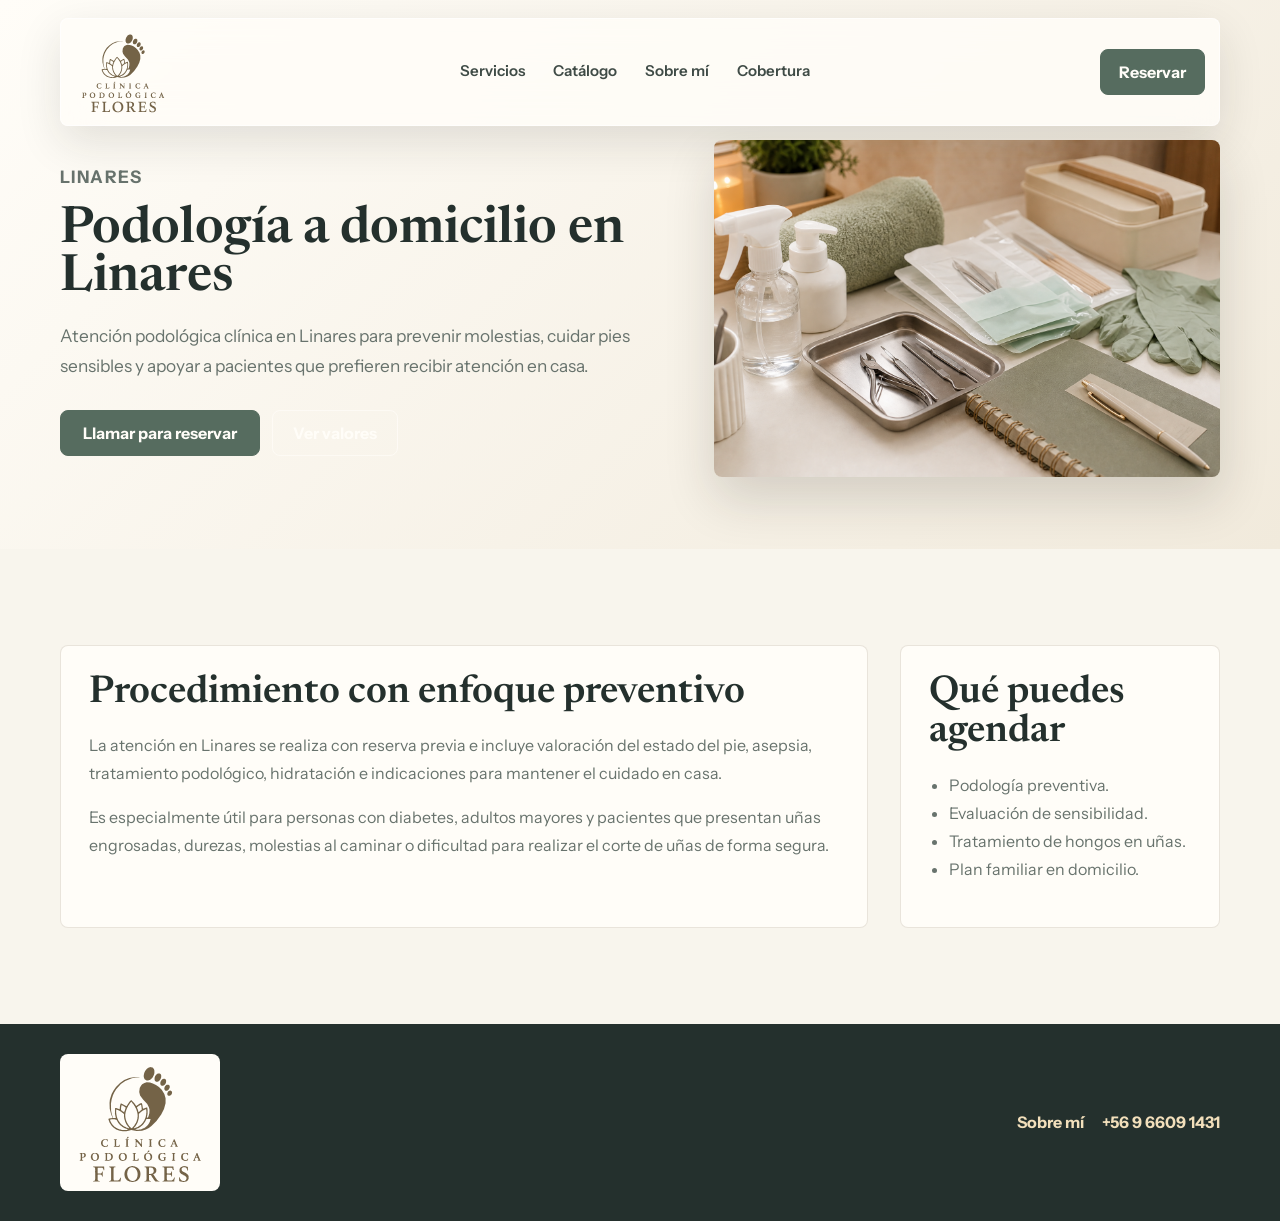
<file: podologia-a-domicilio-linares.html>
<!DOCTYPE html>
<html lang="es">
  <head>
    <meta charset="UTF-8" />
    <meta name="viewport" content="width=device-width, initial-scale=1.0" />
    <title>Podología a Domicilio en Linares | Clínica Podológica Flores</title>
    <meta name="description" content="Podología clínica a domicilio en Linares. Atención preventiva, pie diabético, onicomicosis, uñas encarnadas y planes familiares con reserva previa." />
    <meta name="keywords" content="podología a domicilio Linares, podólogo Linares, pie diabético Linares, uñas encarnadas Linares" />
    <meta name="author" content="Patricia Flores" />
    <meta name="robots" content="index, follow" />
    <meta name="google-site-verification" content="hwxuEVxwhkSPBUHudWOqvAZB4ENpr6BONeLlhcZ1LTM" />
    <meta property="og:type" content="website" />
    <meta property="og:title" content="Podología a Domicilio en Linares" />
    <meta property="og:description" content="Servicio podológico profesional en domicilio para pacientes de Linares." />
    <meta property="og:url" content="https://clinicaflores.cl/podologia-a-domicilio-linares.html" />
    <meta property="og:image" content="https://clinicaflores.cl/assets/logo-flores-search.png" />
    <meta property="og:image:alt" content="Logo de Clínica Podológica Flores" />
    <meta name="twitter:card" content="summary_large_image" />
    <meta name="twitter:image" content="https://clinicaflores.cl/assets/logo-flores-search.png" />
    <link rel="canonical" href="https://clinicaflores.cl/podologia-a-domicilio-linares.html" />
    <link rel="icon" href="/assets/favicon.ico" sizes="any" />
    <link rel="icon" type="image/png" sizes="512x512" href="/assets/favicon-512.png" />
    <link rel="apple-touch-icon" href="/assets/apple-touch-icon.png" />
    <link rel="manifest" href="/site.webmanifest" />
    <link rel="preconnect" href="https://fonts.googleapis.com" />
    <link rel="preconnect" href="https://fonts.gstatic.com" crossorigin />
    <link href="https://fonts.googleapis.com/css2?family=Instrument+Sans:wght@400;500;600;700&family=Newsreader:opsz,wght@6..72,500;6..72,600&display=swap" rel="stylesheet" />
    <link rel="stylesheet" href="styles.css?v=7" />
    <script type="application/ld+json">
    {"@context":"https://schema.org","@type":"Service","name":"Podología a domicilio en Linares","serviceType":"Podología clínica a domicilio","provider":{"@type":"LocalBusiness","@id":"https://clinicaflores.cl/#clinica-podologica-flores","name":"Clínica Podológica Flores","url":"https://clinicaflores.cl/","telephone":"+56966091431","logo":"https://clinicaflores.cl/assets/logo-flores-search.png"},"areaServed":{"@type":"AdministrativeArea","name":"Linares"}}
    </script>
  </head>
  <body>
    <header class="site-header" data-header><a class="brand logo-brand" href="index.html#inicio" aria-label="Clínica Podológica Flores"><img src="assets/logo-flores.svg" alt="Clínica Podológica Flores" /></a><button class="menu-button" type="button" aria-label="Abrir menu" data-menu-button><span></span><span></span><span></span></button><nav class="site-nav" data-nav><a href="index.html#servicios">Servicios</a><a href="catalogo.html">Catálogo</a><a href="sobre-mi.html">Sobre mí</a><a href="index.html#ubicacion">Cobertura</a></nav><a class="header-cta" href="tel:+56966091431">Reservar</a></header>
    <main>
      <section class="local-hero"><div><p class="eyebrow">Linares</p><h1>Podología a domicilio en Linares</h1><p>Atención podológica clínica en Linares para prevenir molestias, cuidar pies sensibles y apoyar a pacientes que prefieren recibir atención en casa.</p><div class="hero-actions"><a class="primary-button" href="tel:+56966091431">Llamar para reservar</a><a class="secondary-button" href="catalogo.html">Ver valores</a></div></div><img src="assets/instrumental-podologia.png" alt="Instrumental esterilizado para podología a domicilio en Linares" /></section>
      <section class="section local-content"><article><h2>Procedimiento con enfoque preventivo</h2><p>La atención en Linares se realiza con reserva previa e incluye valoración del estado del pie, asepsia, tratamiento podológico, hidratación e indicaciones para mantener el cuidado en casa.</p><p>Es especialmente útil para personas con diabetes, adultos mayores y pacientes que presentan uñas engrosadas, durezas, molestias al caminar o dificultad para realizar el corte de uñas de forma segura.</p></article><aside><h2>Qué puedes agendar</h2><ul><li>Podología preventiva.</li><li>Evaluación de sensibilidad.</li><li>Tratamiento de hongos en uñas.</li><li>Plan familiar en domicilio.</li></ul></aside></section>
    </main>
    <footer class="site-footer"><img class="footer-logo" src="assets/logo-flores.svg" alt="Clínica Podológica Flores" /><div class="footer-links"><a href="sobre-mi.html">Sobre mí</a><a href="tel:+56966091431">+56 9 6609 1431</a></div></footer>
    <div class="mobile-action-bar" aria-label="Acciones rápidas"><a href="tel:+56966091431">Llamar</a><a href="https://wa.me/56966091431?text=Hola%2C%20quiero%20agendar%20podolog%C3%ADa%20a%20domicilio%20en%20Linares." target="_blank" rel="noopener noreferrer">WhatsApp</a></div>
    <script src="script.js?v=4"></script>
  </body>
</html>
</file>
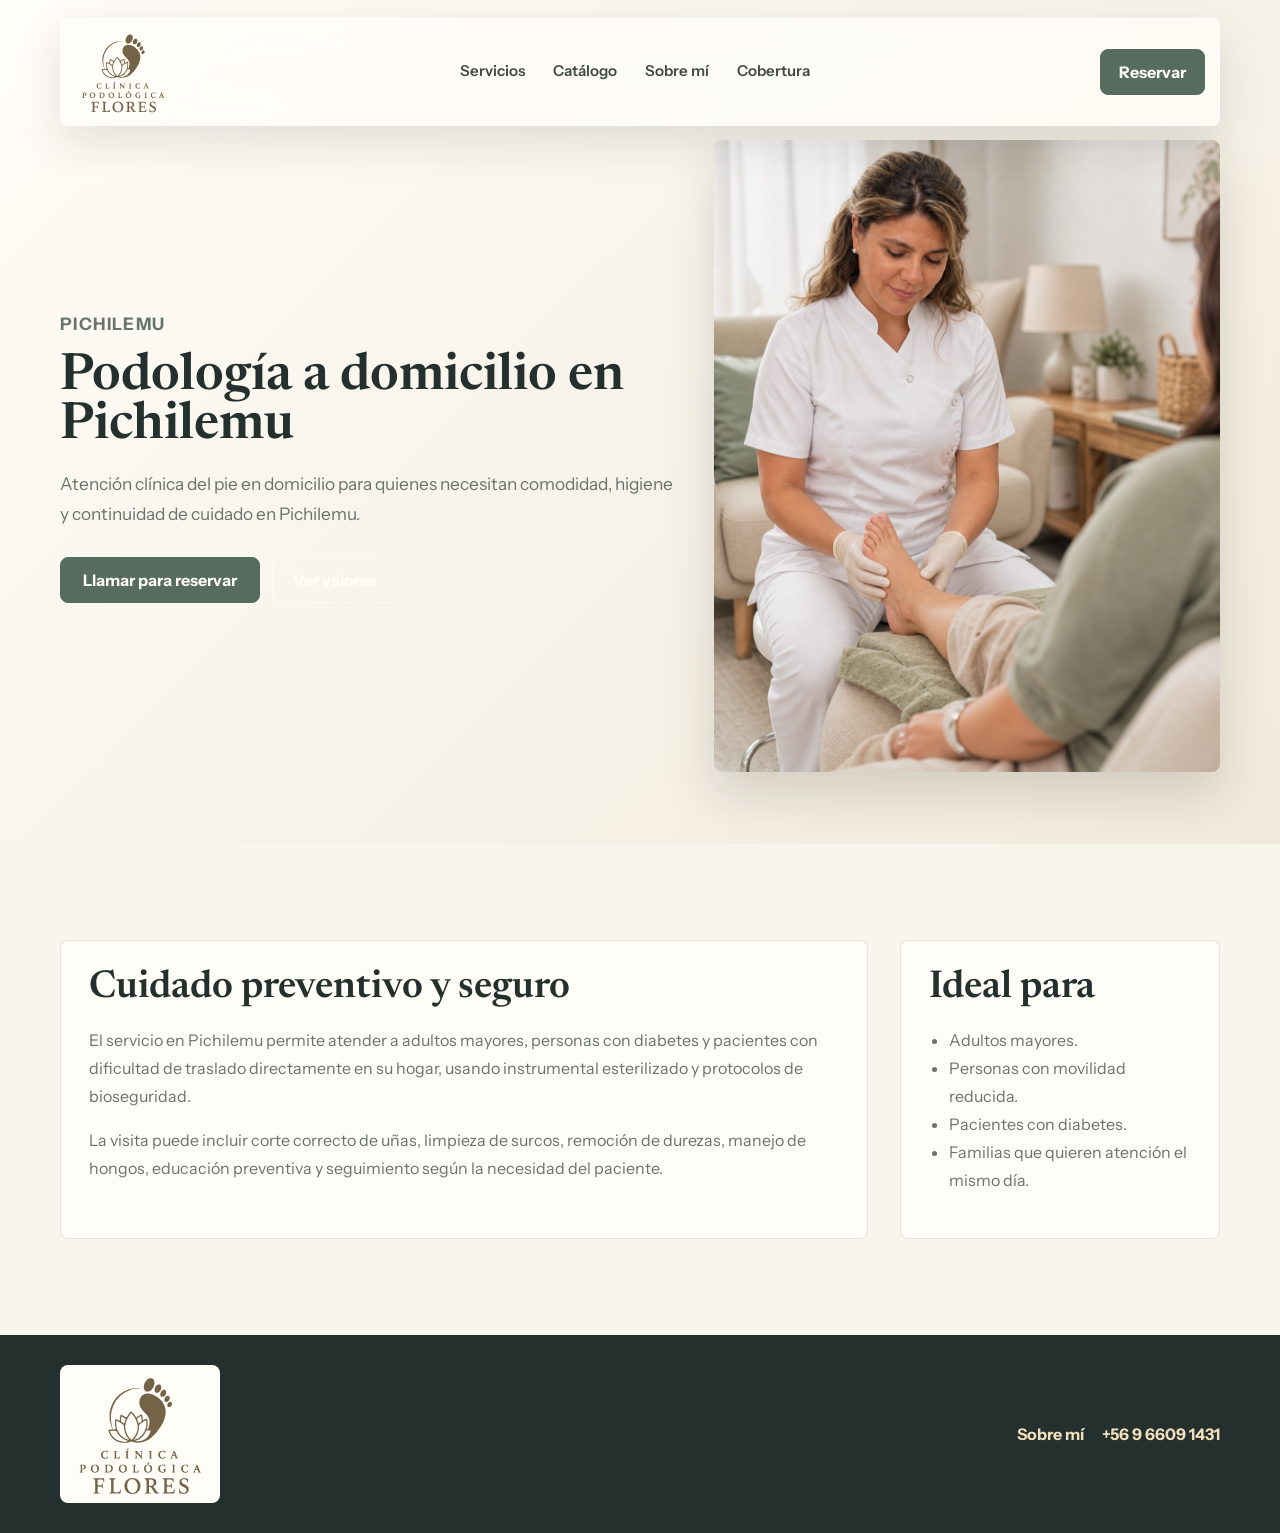
<file: podologia-a-domicilio-pichilemu.html>
<!DOCTYPE html>
<html lang="es">
  <head>
    <meta charset="UTF-8" />
    <meta name="viewport" content="width=device-width, initial-scale=1.0" />
    <title>Podología a Domicilio en Pichilemu | Clínica Podológica Flores</title>
    <meta name="description" content="Atención podológica a domicilio en Pichilemu para adultos mayores, personas con diabetes y pacientes que requieren cuidado clínico del pie en casa." />
    <meta name="keywords" content="podología a domicilio Pichilemu, podólogo Pichilemu, pie diabético Pichilemu, podóloga clínica Pichilemu" />
    <meta name="author" content="Patricia Flores" />
    <meta name="robots" content="index, follow" />
    <meta name="google-site-verification" content="hwxuEVxwhkSPBUHudWOqvAZB4ENpr6BONeLlhcZ1LTM" />
    <meta property="og:type" content="website" />
    <meta property="og:title" content="Podología a Domicilio en Pichilemu" />
    <meta property="og:description" content="Cuidado podológico profesional en domicilio para pacientes de Pichilemu." />
    <meta property="og:url" content="https://clinicaflores.cl/podologia-a-domicilio-pichilemu.html" />
    <meta property="og:image" content="https://clinicaflores.cl/assets/logo-flores-search.png" />
    <meta property="og:image:alt" content="Logo de Clínica Podológica Flores" />
    <meta name="twitter:card" content="summary_large_image" />
    <meta name="twitter:image" content="https://clinicaflores.cl/assets/logo-flores-search.png" />
    <link rel="canonical" href="https://clinicaflores.cl/podologia-a-domicilio-pichilemu.html" />
    <link rel="icon" href="/assets/favicon.ico" sizes="any" />
    <link rel="icon" type="image/png" sizes="512x512" href="/assets/favicon-512.png" />
    <link rel="apple-touch-icon" href="/assets/apple-touch-icon.png" />
    <link rel="manifest" href="/site.webmanifest" />
    <link rel="preconnect" href="https://fonts.googleapis.com" />
    <link rel="preconnect" href="https://fonts.gstatic.com" crossorigin />
    <link href="https://fonts.googleapis.com/css2?family=Instrument+Sans:wght@400;500;600;700&family=Newsreader:opsz,wght@6..72,500;6..72,600&display=swap" rel="stylesheet" />
    <link rel="stylesheet" href="styles.css?v=7" />
    <script type="application/ld+json">
    {"@context":"https://schema.org","@type":"Service","name":"Podología a domicilio en Pichilemu","serviceType":"Podología clínica a domicilio","provider":{"@type":"LocalBusiness","@id":"https://clinicaflores.cl/#clinica-podologica-flores","name":"Clínica Podológica Flores","url":"https://clinicaflores.cl/","telephone":"+56966091431","logo":"https://clinicaflores.cl/assets/logo-flores-search.png"},"areaServed":{"@type":"AdministrativeArea","name":"Pichilemu"}}
    </script>
  </head>
  <body>
    <header class="site-header" data-header><a class="brand logo-brand" href="index.html#inicio" aria-label="Clínica Podológica Flores"><img src="assets/logo-flores.svg" alt="Clínica Podológica Flores" /></a><button class="menu-button" type="button" aria-label="Abrir menu" data-menu-button><span></span><span></span><span></span></button><nav class="site-nav" data-nav><a href="index.html#servicios">Servicios</a><a href="catalogo.html">Catálogo</a><a href="sobre-mi.html">Sobre mí</a><a href="index.html#ubicacion">Cobertura</a></nav><a class="header-cta" href="tel:+56966091431">Reservar</a></header>
    <main>
      <section class="local-hero"><div><p class="eyebrow">Pichilemu</p><h1>Podología a domicilio en Pichilemu</h1><p>Atención clínica del pie en domicilio para quienes necesitan comodidad, higiene y continuidad de cuidado en Pichilemu.</p><div class="hero-actions"><a class="primary-button" href="tel:+56966091431">Llamar para reservar</a><a class="secondary-button" href="catalogo.html">Ver valores</a></div></div><img src="assets/cuidado-pies-sanos.png" alt="Cuidado podológico profesional a domicilio en Pichilemu" /></section>
      <section class="section local-content"><article><h2>Cuidado preventivo y seguro</h2><p>El servicio en Pichilemu permite atender a adultos mayores, personas con diabetes y pacientes con dificultad de traslado directamente en su hogar, usando instrumental esterilizado y protocolos de bioseguridad.</p><p>La visita puede incluir corte correcto de uñas, limpieza de surcos, remoción de durezas, manejo de hongos, educación preventiva y seguimiento según la necesidad del paciente.</p></article><aside><h2>Ideal para</h2><ul><li>Adultos mayores.</li><li>Personas con movilidad reducida.</li><li>Pacientes con diabetes.</li><li>Familias que quieren atención el mismo día.</li></ul></aside></section>
    </main>
    <footer class="site-footer"><img class="footer-logo" src="assets/logo-flores.svg" alt="Clínica Podológica Flores" /><div class="footer-links"><a href="sobre-mi.html">Sobre mí</a><a href="tel:+56966091431">+56 9 6609 1431</a></div></footer>
    <div class="mobile-action-bar" aria-label="Acciones rápidas"><a href="tel:+56966091431">Llamar</a><a href="https://wa.me/56966091431?text=Hola%2C%20quiero%20agendar%20podolog%C3%ADa%20a%20domicilio%20en%20Pichilemu." target="_blank" rel="noopener noreferrer">WhatsApp</a></div>
    <script src="script.js?v=4"></script>
  </body>
</html>
</file>
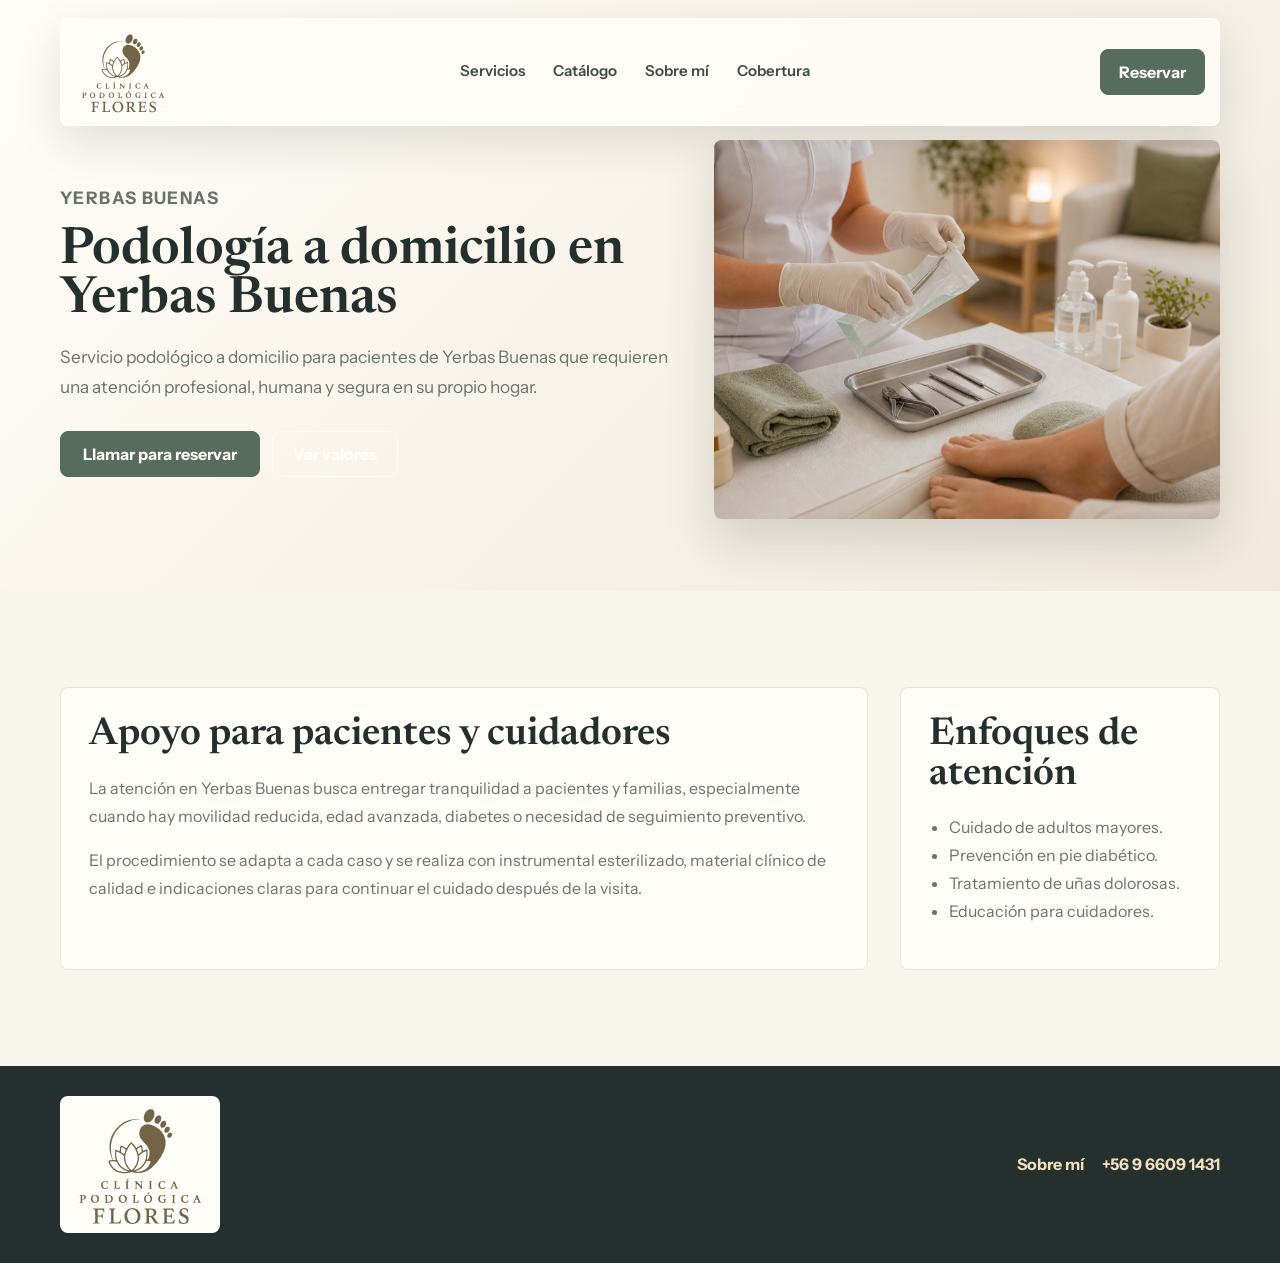
<file: podologia-a-domicilio-yerbas-buenas.html>
<!DOCTYPE html>
<html lang="es">
  <head>
    <meta charset="UTF-8" />
    <meta name="viewport" content="width=device-width, initial-scale=1.0" />
    <title>Podología a Domicilio en Yerbas Buenas | Clínica Podológica Flores</title>
    <meta name="description" content="Servicio de podología clínica a domicilio en Yerbas Buenas. Cuidado preventivo del pie, atención para diabetes, adultos mayores y familias." />
    <meta name="keywords" content="podología a domicilio Yerbas Buenas, podólogo Yerbas Buenas, pie diabético Yerbas Buenas, podología clínica Yerbas Buenas" />
    <meta name="author" content="Patricia Flores" />
    <meta name="robots" content="index, follow" />
    <meta name="google-site-verification" content="hwxuEVxwhkSPBUHudWOqvAZB4ENpr6BONeLlhcZ1LTM" />
    <meta property="og:type" content="website" />
    <meta property="og:title" content="Podología a Domicilio en Yerbas Buenas" />
    <meta property="og:description" content="Atención profesional y cercana para el cuidado de pies en domicilio en Yerbas Buenas." />
    <meta property="og:url" content="https://clinicaflores.cl/podologia-a-domicilio-yerbas-buenas.html" />
    <meta property="og:image" content="https://clinicaflores.cl/assets/logo-flores-search.png" />
    <meta property="og:image:alt" content="Logo de Clínica Podológica Flores" />
    <meta name="twitter:card" content="summary_large_image" />
    <meta name="twitter:image" content="https://clinicaflores.cl/assets/logo-flores-search.png" />
    <link rel="canonical" href="https://clinicaflores.cl/podologia-a-domicilio-yerbas-buenas.html" />
    <link rel="icon" href="/assets/favicon.ico" sizes="any" />
    <link rel="icon" type="image/png" sizes="512x512" href="/assets/favicon-512.png" />
    <link rel="apple-touch-icon" href="/assets/apple-touch-icon.png" />
    <link rel="manifest" href="/site.webmanifest" />
    <link rel="preconnect" href="https://fonts.googleapis.com" />
    <link rel="preconnect" href="https://fonts.gstatic.com" crossorigin />
    <link href="https://fonts.googleapis.com/css2?family=Instrument+Sans:wght@400;500;600;700&family=Newsreader:opsz,wght@6..72,500;6..72,600&display=swap" rel="stylesheet" />
    <link rel="stylesheet" href="styles.css?v=7" />
    <script type="application/ld+json">
    {"@context":"https://schema.org","@type":"Service","name":"Podología a domicilio en Yerbas Buenas","serviceType":"Podología clínica a domicilio","provider":{"@type":"LocalBusiness","@id":"https://clinicaflores.cl/#clinica-podologica-flores","name":"Clínica Podológica Flores","url":"https://clinicaflores.cl/","telephone":"+56966091431","logo":"https://clinicaflores.cl/assets/logo-flores-search.png"},"areaServed":{"@type":"AdministrativeArea","name":"Yerbas Buenas"}}
    </script>
  </head>
  <body>
    <header class="site-header" data-header><a class="brand logo-brand" href="index.html#inicio" aria-label="Clínica Podológica Flores"><img src="assets/logo-flores.svg" alt="Clínica Podológica Flores" /></a><button class="menu-button" type="button" aria-label="Abrir menu" data-menu-button><span></span><span></span><span></span></button><nav class="site-nav" data-nav><a href="index.html#servicios">Servicios</a><a href="catalogo.html">Catálogo</a><a href="sobre-mi.html">Sobre mí</a><a href="index.html#ubicacion">Cobertura</a></nav><a class="header-cta" href="tel:+56966091431">Reservar</a></header>
    <main>
      <section class="local-hero"><div><p class="eyebrow">Yerbas Buenas</p><h1>Podología a domicilio en Yerbas Buenas</h1><p>Servicio podológico a domicilio para pacientes de Yerbas Buenas que requieren una atención profesional, humana y segura en su propio hogar.</p><div class="hero-actions"><a class="primary-button" href="tel:+56966091431">Llamar para reservar</a><a class="secondary-button" href="catalogo.html">Ver valores</a></div></div><img src="assets/atencion-sin-rostro.png" alt="Atención podológica a domicilio en Yerbas Buenas" /></section>
      <section class="section local-content"><article><h2>Apoyo para pacientes y cuidadores</h2><p>La atención en Yerbas Buenas busca entregar tranquilidad a pacientes y familias, especialmente cuando hay movilidad reducida, edad avanzada, diabetes o necesidad de seguimiento preventivo.</p><p>El procedimiento se adapta a cada caso y se realiza con instrumental esterilizado, material clínico de calidad e indicaciones claras para continuar el cuidado después de la visita.</p></article><aside><h2>Enfoques de atención</h2><ul><li>Cuidado de adultos mayores.</li><li>Prevención en pie diabético.</li><li>Tratamiento de uñas dolorosas.</li><li>Educación para cuidadores.</li></ul></aside></section>
    </main>
    <footer class="site-footer"><img class="footer-logo" src="assets/logo-flores.svg" alt="Clínica Podológica Flores" /><div class="footer-links"><a href="sobre-mi.html">Sobre mí</a><a href="tel:+56966091431">+56 9 6609 1431</a></div></footer>
    <div class="mobile-action-bar" aria-label="Acciones rápidas"><a href="tel:+56966091431">Llamar</a><a href="https://wa.me/56966091431?text=Hola%2C%20quiero%20agendar%20podolog%C3%ADa%20a%20domicilio%20en%20Yerbas%20Buenas." target="_blank" rel="noopener noreferrer">WhatsApp</a></div>
    <script src="script.js?v=4"></script>
  </body>
</html>
</file>
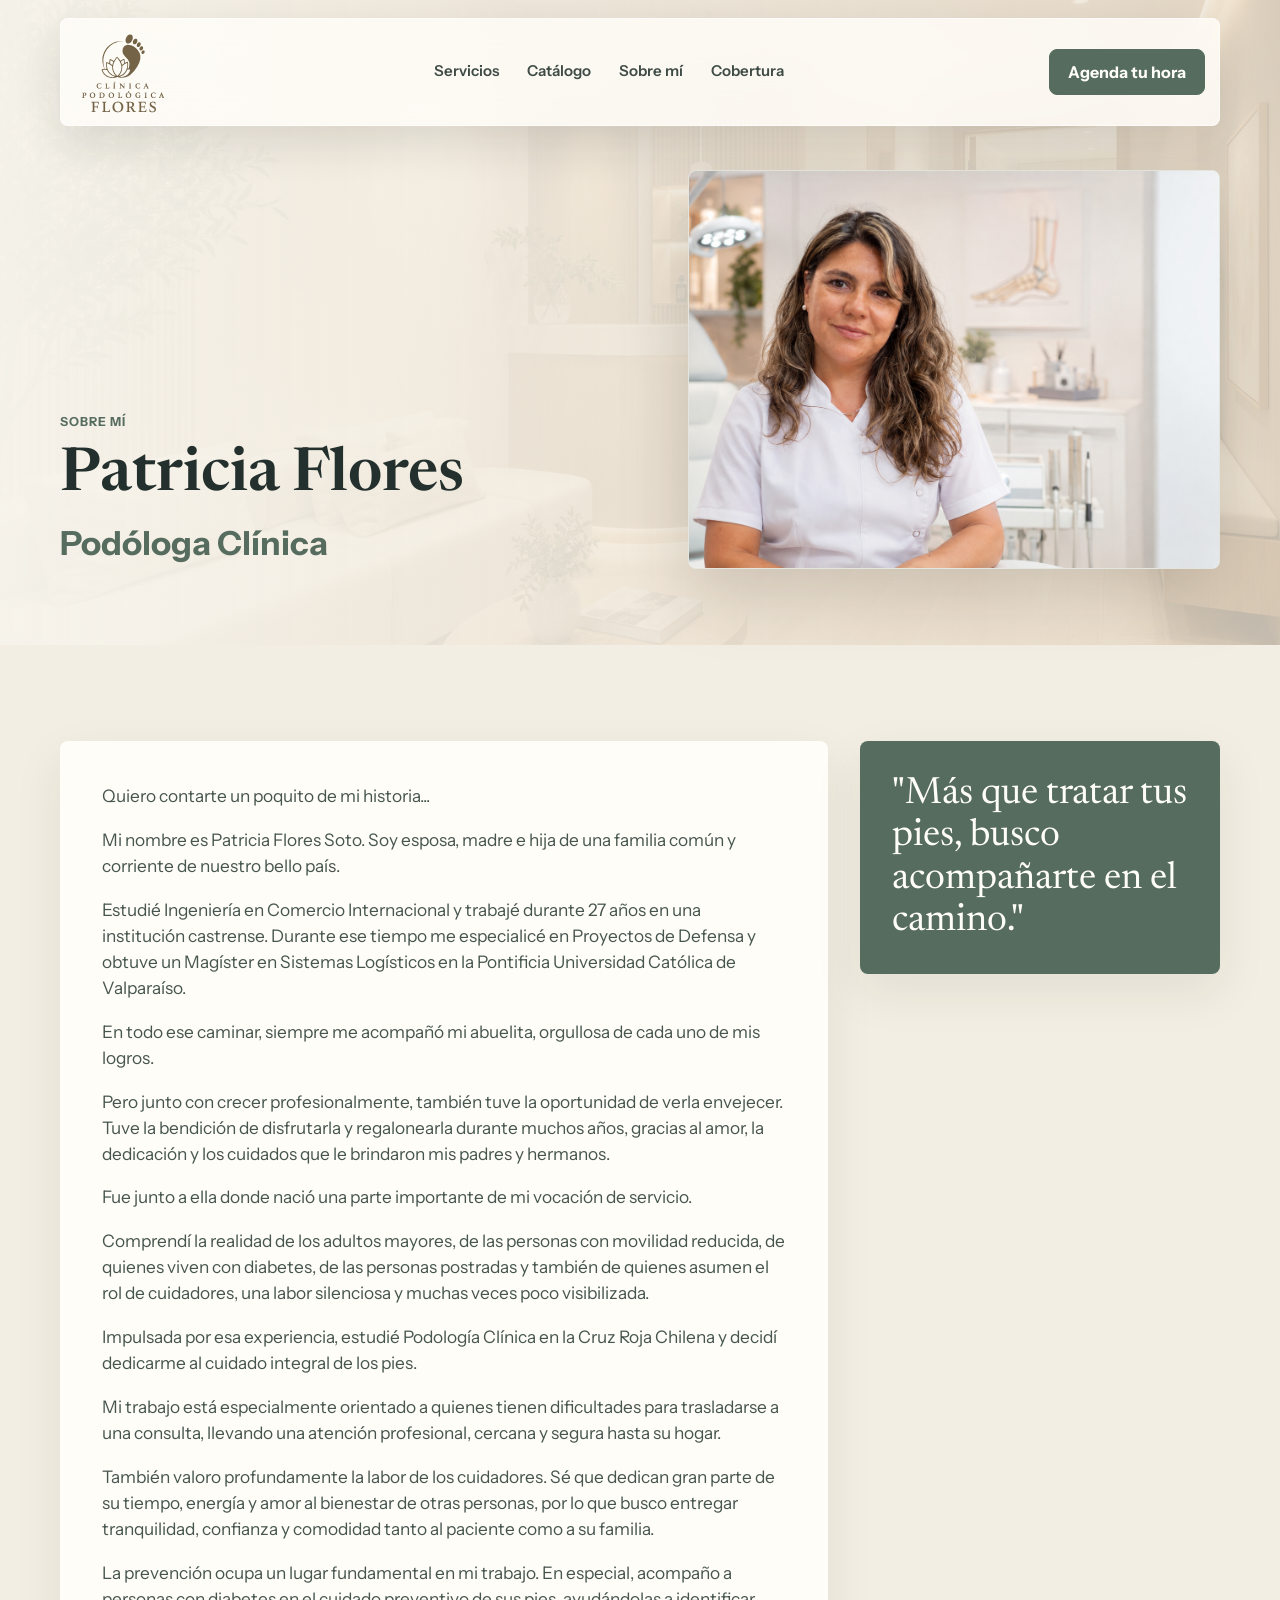
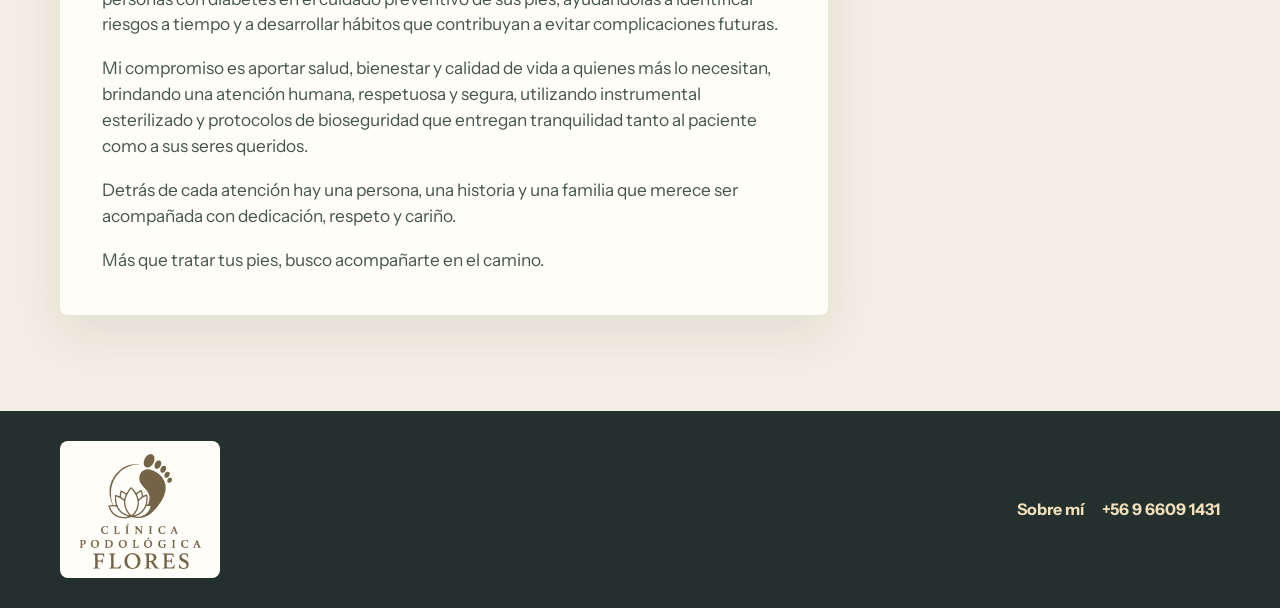
<file: sobre-mi.html>
<!DOCTYPE html>
<html lang="es">
  <head>
    <meta charset="UTF-8" />
    <meta name="viewport" content="width=device-width, initial-scale=1.0" />
    <title>Patricia Flores Podóloga | Clínica Podológica Profesional</title>
    <meta
      name="description"
      content="Patricia Flores - Podóloga clínica con formación en Cruz Roja Chilena. Especialista en atención podológica a domicilio, cuidado de personas con diabetes y adultos mayores. 27 años de experiencia."
    />
    <meta name="keywords" content="Patricia Flores podóloga, podólogo profesional, podología clínica, podología diabetes, atención adultos mayores" />
    <meta name="author" content="Patricia Flores" />
    <meta name="robots" content="index, follow" />
    <meta name="google-site-verification" content="hwxuEVxwhkSPBUHudWOqvAZB4ENpr6BONeLlhcZ1LTM" />
    <meta property="og:type" content="profile" />
    <meta property="og:title" content="Patricia Flores - Podóloga Clínica Profesional" />
    <meta property="og:description" content="Podóloga formada en Cruz Roja Chilena, especialista en atención a domicilio, diabetes y personas mayores." />
    <meta property="og:url" content="https://clinicaflores.cl/sobre-mi.html" />
    <meta property="og:image" content="https://clinicaflores.cl/assets/logo-flores-search.png" />
    <meta property="og:image:alt" content="Logo de Clínica Podológica Flores" />
    <meta name="twitter:card" content="summary" />
    <meta name="twitter:title" content="Patricia Flores - Podóloga Clínica" />
    <meta name="twitter:description" content="Especialista en podología clínica a domicilio y cuidado de personas con diabetes" />
    <meta name="twitter:image" content="https://clinicaflores.cl/assets/logo-flores-search.png" />
    <link rel="canonical" href="https://clinicaflores.cl/sobre-mi.html" />
    <link rel="icon" href="/assets/favicon.ico" sizes="any" />
    <link rel="icon" type="image/png" sizes="512x512" href="/assets/favicon-512.png" />
    <link rel="apple-touch-icon" href="/assets/apple-touch-icon.png" />
    <link rel="manifest" href="/site.webmanifest" />
    <link rel="preconnect" href="https://fonts.googleapis.com" />
    <link rel="preconnect" href="https://fonts.gstatic.com" crossorigin />
    <link
      href="https://fonts.googleapis.com/css2?family=Instrument+Sans:wght@400;500;600;700&family=Newsreader:opsz,wght@6..72,500;6..72,600&display=swap"
      rel="stylesheet"
    />
    <link rel="stylesheet" href="styles.css?v=7" />
    <script type="application/ld+json">
    {
      "@context": "https://schema.org/",
      "@type": "Person",
      "name": "Patricia Flores",
      "jobTitle": "Podóloga Clínica",
      "image": "https://clinicaflores.cl/assets/hero-profesional.png",
      "description": "Podóloga clínica especializada en atención a domicilio, personas con diabetes y adultos mayores",
      "telephone": "+56966091431",
      "url": "https://clinicaflores.cl/sobre-mi.html",
      "sameAs": [
        "https://wa.me/56966091431"
      ],
      "worksFor": {
        "@type": "LocalBusiness",
        "@id": "https://clinicaflores.cl/#clinica-podologica-flores",
        "name": "Clínica Podológica Flores",
        "url": "https://clinicaflores.cl/",
        "logo": "https://clinicaflores.cl/assets/logo-flores-search.png"
      }
    }
    </script>
  </head>
  <body>
    <header class="site-header" data-header>
      <a class="brand logo-brand" href="index.html#inicio" aria-label="Clínica Podológica Flores">
        <img src="assets/logo-flores.svg" alt="Clínica Podológica Flores" />
      </a>

      <button class="menu-button" type="button" aria-label="Abrir menú" data-menu-button>
        <span></span>
        <span></span>
        <span></span>
      </button>

      <nav class="site-nav" data-nav>
        <a href="index.html#servicios">Servicios</a>
        <a href="catalogo.html">Catálogo</a>
        <a href="sobre-mi.html">Sobre mí</a>
        <a href="index.html#ubicacion">Cobertura</a>
      </nav>

      <a class="header-cta" href="index.html#agenda">Agenda tu hora</a>
    </header>

    <main>
      <section class="about-hero">
        <div class="about-intro">
          <p class="eyebrow">Sobre mí</p>
          <h1>Patricia Flores</h1>
          <p class="about-role">Podóloga Clínica</p>
        </div>
        <figure class="about-photo-card">
          <img src="assets/hero-profesional.png" alt="Patricia Flores, podóloga clínica" />
        </figure>
      </section>

      <section class="about-story section">
        <div class="about-story-card">
          <p>
            Quiero contarte un poquito de mi historia...
          </p>
          <p>
            Mi nombre es Patricia Flores Soto. Soy esposa, madre e hija de una familia común y corriente de nuestro bello país.
          </p>
          <p>
            Estudié Ingeniería en Comercio Internacional y trabajé durante 27 años en una institución castrense. Durante ese tiempo me especialicé en Proyectos de Defensa y obtuve un Magíster en Sistemas Logísticos en la Pontificia Universidad Católica de Valparaíso.
          </p>
          <p>
            En todo ese caminar, siempre me acompañó mi abuelita, orgullosa de cada uno de mis logros.
          </p>
          <p>
            Pero junto con crecer profesionalmente, también tuve la oportunidad de verla envejecer. Tuve la bendición de disfrutarla y regalonearla durante muchos años, gracias al amor, la dedicación y los cuidados que le brindaron mis padres y hermanos.
          </p>
          <p>
            Fue junto a ella donde nació una parte importante de mi vocación de servicio.
          </p>
          <p>
            Comprendí la realidad de los adultos mayores, de las personas con movilidad reducida, de quienes viven con diabetes, de las personas postradas y también de quienes asumen el rol de cuidadores, una labor silenciosa y muchas veces poco visibilizada.
          </p>
          <p>
            Impulsada por esa experiencia, estudié Podología Clínica en la Cruz Roja Chilena y decidí dedicarme al cuidado integral de los pies.
          </p>
          <p>
            Mi trabajo está especialmente orientado a quienes tienen dificultades para trasladarse a una consulta, llevando una atención profesional, cercana y segura hasta su hogar.
          </p>
          <p>
            También valoro profundamente la labor de los cuidadores. Sé que dedican gran parte de su tiempo, energía y amor al bienestar de otras personas, por lo que busco entregar tranquilidad, confianza y comodidad tanto al paciente como a su familia.
          </p>
          <p>
            La prevención ocupa un lugar fundamental en mi trabajo. En especial, acompaño a personas con diabetes en el cuidado preventivo de sus pies, ayudándolas a identificar riesgos a tiempo y a desarrollar hábitos que contribuyan a evitar complicaciones futuras.
          </p>
          <p>
            Mi compromiso es aportar salud, bienestar y calidad de vida a quienes más lo necesitan, brindando una atención humana, respetuosa y segura, utilizando instrumental esterilizado y protocolos de bioseguridad que entregan tranquilidad tanto al paciente como a sus seres queridos.
          </p>
          <p>
            Detrás de cada atención hay una persona, una historia y una familia que merece ser acompañada con dedicación, respeto y cariño.
          </p>
          <p>
            Más que tratar tus pies, busco acompañarte en el camino.
          </p>
        </div>

        <aside class="about-quote">
          <p>"Más que tratar tus pies, busco acompañarte en el camino."</p>
        </aside>
      </section>
    </main>

    <footer class="site-footer">
      <img class="footer-logo" src="assets/logo-flores.svg" alt="Clínica Podológica Flores" />
      <div class="footer-links">
        <a href="sobre-mi.html">Sobre mí</a>
        <a href="tel:+56966091431">+56 9 6609 1431</a>
      </div>
    </footer>

    <div class="mobile-action-bar" aria-label="Acciones rápidas">
      <a href="index.html#agenda">Agendar</a>
      <a href="https://wa.me/56966091431?text=Hola%2C%20quiero%20agendar%20una%20atencion%20podol%C3%B3gica%20a%20domicilio." target="_blank" rel="noopener noreferrer">WhatsApp</a>
    </div>

    <script src="script.js?v=4"></script>
  </body>
</html>
</file>
<file: styles.css>
:root {
  --ink: #24302d;
  --muted: #68736d;
  --sage: #8ba08d;
  --sage-dark: #566c5f;
  --ivory: #f8f5ed;
  --cream: #efe7d8;
  --stone: #d7d0c3;
  --wood: #c49f6f;
  --amber: #d7aa56;
  --white: #fffdf8;
  --shadow: 0 24px 70px rgba(43, 39, 29, 0.18);
}

* {
  box-sizing: border-box;
}

html {
  scroll-behavior: smooth;
}

body {
  margin: 0;
  background: var(--ivory);
  color: var(--ink);
  font-family: "Instrument Sans", Arial, sans-serif;
  line-height: 1.5;
}

img {
  display: block;
  max-width: 100%;
}

a {
  color: inherit;
  text-decoration: none;
}

button,
input,
select {
  font: inherit;
}

.site-header {
  position: fixed;
  z-index: 20;
  top: 18px;
  left: 50%;
  width: min(1160px, calc(100% - 32px));
  min-height: 72px;
  transform: translateX(-50%);
  display: grid;
  grid-template-columns: auto 1fr auto;
  align-items: center;
  gap: 24px;
  padding: 12px 14px 12px 16px;
  border: 1px solid rgba(255, 255, 255, 0.55);
  border-radius: 8px;
  background: rgba(255, 253, 248, 0.83);
  box-shadow: 0 16px 45px rgba(37, 32, 22, 0.12);
  backdrop-filter: blur(18px);
}

.brand {
  display: inline-flex;
  align-items: center;
  gap: 12px;
}

.logo-brand img {
  width: 92px;
  height: 82px;
  object-fit: contain;
  object-position: left center;
}

.brand-mark {
  display: grid;
  width: 44px;
  height: 44px;
  place-items: center;
  border-radius: 8px;
  background: var(--sage-dark);
  color: var(--white);
  font-weight: 700;
}

.brand strong,
.brand small {
  display: block;
}

.brand strong {
  font-size: 0.98rem;
}

.brand small {
  color: var(--muted);
  font-size: 0.78rem;
}

.site-nav {
  justify-self: center;
  display: flex;
  gap: 28px;
  color: #3f4b46;
  font-size: 0.94rem;
  font-weight: 600;
}

.site-nav a {
  border-bottom: 1px solid transparent;
}

.site-nav a:hover {
  border-color: var(--sage-dark);
}

.header-cta,
.primary-button,
.secondary-button,
.booking-form button {
  display: inline-flex;
  min-height: 46px;
  align-items: center;
  justify-content: center;
  border-radius: 8px;
  font-weight: 700;
}

.header-cta,
.primary-button,
.booking-form button {
  border: 1px solid var(--sage-dark);
  background: var(--sage-dark);
  color: var(--white);
}

.header-cta {
  padding: 0 18px;
  white-space: nowrap;
}

.secondary-button {
  border: 1px solid rgba(255, 253, 248, 0.72);
  color: var(--white);
  padding: 0 20px;
}

.link-button {
  display: inline-flex;
  align-items: center;
  gap: 6px;
  width: fit-content;
  border-bottom: 1px solid var(--sage-dark);
  padding-bottom: 2px;
  color: var(--sage-dark);
  font-weight: 700;
  font-size: 0.98rem;
}

.link-button:hover {
  color: var(--ink);
  border-color: var(--ink);
}

.hero-content .secondary-button {
  border-color: rgba(86, 108, 95, 0.32);
  color: var(--sage-dark);
  background: rgba(255, 253, 248, 0.48);
}

.menu-button {
  display: none;
}

.hero {
  position: relative;
  min-height: 86vh;
  display: grid;
  grid-template-columns: minmax(0, 1fr) minmax(380px, 520px);
  grid-template-rows: auto auto;
  align-content: center;
  align-items: start;
  gap: 20px;
  padding: 150px max(24px, calc((100vw - 1160px) / 2)) 48px;
  overflow: hidden;
}

.hero-image,
.hero-overlay {
  position: absolute;
  inset: 0;
  width: 100%;
  height: 100%;
}

.hero-image {
  object-fit: cover;
  object-position: center center;
}

.hero-overlay {
  background:
    linear-gradient(90deg, rgba(36, 48, 45, 0.22) 0%, rgba(248, 245, 237, 0.22) 47%, rgba(248, 245, 237, 0.7) 100%),
    linear-gradient(0deg, rgba(36, 48, 45, 0.28), rgba(36, 48, 45, 0.01) 52%);
}

.hero-content,
.appointment-panel {
  position: relative;
  z-index: 1;
}

.hero-content {
  grid-column: 2;
  max-width: 560px;
  color: var(--ink);
  padding-bottom: 20px;
}

.eyebrow,
.panel-kicker {
  margin: 0 0 14px;
  color: var(--sage-dark);
  font-size: 0.78rem;
  font-weight: 800;
  letter-spacing: 0.08em;
  text-transform: uppercase;
}

h1,
h2,
h3,
p {
  margin-top: 0;
}

h1,
h2 {
  font-family: "Newsreader", Georgia, serif;
  font-weight: 600;
  line-height: 1.02;
  letter-spacing: 0;
}

h1 {
  max-width: 760px;
  margin-bottom: 24px;
  font-size: clamp(2.8rem, 4.7vw, 4.7rem);
}

h2 {
  margin-bottom: 18px;
  font-size: clamp(2rem, 4vw, 3.7rem);
}

h3 {
  margin-bottom: 10px;
  font-size: 1.08rem;
}

.hero-copy {
  max-width: 560px;
  color: #4d5a54;
  font-size: 1.12rem;
}

.hero-actions {
  display: flex;
  flex-wrap: wrap;
  gap: 12px;
  margin-top: 28px;
}

.primary-button {
  padding: 0 22px;
}

.appointment-panel {
  grid-column: 2;
  padding: 24px;
  border: 1px solid rgba(255, 255, 255, 0.55);
  border-radius: 8px;
  background: rgba(255, 253, 248, 0.92);
  box-shadow: var(--shadow);
  backdrop-filter: blur(18px);
}

.appointment-panel h2 {
  margin-bottom: 20px;
  font-family: "Instrument Sans", Arial, sans-serif;
  font-size: 1.45rem;
  line-height: 1.15;
}

.booking-form {
  display: grid;
  gap: 14px;
}

.booking-form label {
  display: grid;
  gap: 7px;
  color: #41504a;
  font-size: 0.84rem;
  font-weight: 700;
}

.booking-form input,
.booking-form select {
  width: 100%;
  min-height: 46px;
  border: 1px solid var(--stone);
  border-radius: 8px;
  background: var(--white);
  color: var(--ink);
  padding: 0 12px;
}

.booking-form button {
  width: 100%;
  margin-top: 4px;
  cursor: pointer;
}

.direct-phone {
  display: block;
  margin-top: 14px;
  color: var(--sage-dark);
  font-size: 0.9rem;
  font-weight: 800;
  text-align: center;
}

.trust-strip {
  display: grid;
  grid-template-columns: repeat(3, 1fr);
  gap: 1px;
  padding: 0 max(24px, calc((100vw - 1160px) / 2));
  background: var(--stone);
}

.trust-strip div {
  min-height: 138px;
  display: grid;
  align-content: center;
  justify-items: center;
  padding: 28px 24px;
  background: var(--white);
  text-align: center;
}

.trust-strip strong,
.trust-strip span {
  display: block;
}

.trust-strip strong {
  font-family: "Newsreader", Georgia, serif;
  font-size: 2.1rem;
}

.trust-strip span {
  max-width: 260px;
  color: var(--muted);
  line-height: 1.35;
}

.local-links-section {
  padding-top: 58px;
  padding-bottom: 24px;
}

.local-links-grid {
  display: grid;
  grid-template-columns: repeat(4, 1fr);
  gap: 14px;
  margin-top: 24px;
}

.local-links-grid a {
  display: flex;
  min-height: 76px;
  align-items: center;
  justify-content: center;
  padding: 18px;
  border: 1px solid rgba(120, 101, 70, 0.18);
  border-radius: 8px;
  background: #fffdf8;
  color: var(--ink);
  font-weight: 800;
  text-align: center;
  box-shadow: 0 14px 34px rgba(65, 51, 34, 0.08);
}

.local-links-grid a:hover {
  color: var(--sage-dark);
  transform: translateY(-2px);
}

.local-hero {
  display: grid;
  grid-template-columns: minmax(0, 1.1fr) minmax(280px, 0.9fr);
  gap: 36px;
  align-items: center;
  padding: 140px max(24px, calc((100vw - 1160px) / 2)) 72px;
  background: linear-gradient(135deg, #fffdf8 0%, #f1eadc 100%);
}

.local-hero h1 {
  margin: 10px 0 18px;
  font-family: "Newsreader", Georgia, serif;
  font-size: clamp(2.4rem, 4vw, 4.9rem);
  line-height: 0.95;
  color: var(--ink);
}

.local-hero p {
  max-width: 680px;
  color: var(--muted);
  font-size: 1.08rem;
  line-height: 1.75;
}

.local-hero img {
  width: 100%;
  border-radius: 8px;
  box-shadow: 0 22px 50px rgba(37, 32, 22, 0.16);
}

.local-content {
  display: grid;
  grid-template-columns: minmax(0, 1fr) 320px;
  gap: 32px;
}

.local-content article,
.local-content aside {
  background: #fffdf8;
  border: 1px solid rgba(120, 101, 70, 0.16);
  border-radius: 8px;
  padding: 28px;
}

.local-content h2 {
  margin-top: 0;
  font-family: "Newsreader", Georgia, serif;
  font-size: clamp(1.8rem, 3vw, 2.6rem);
}

.local-content p,
.local-content li {
  color: var(--muted);
  line-height: 1.75;
}

.local-content ul {
  padding-left: 20px;
}

.section,
.location-section {
  padding: 96px max(24px, calc((100vw - 1160px) / 2));
}

.section-heading {
  display: grid;
  grid-template-columns: minmax(0, 0.9fr) minmax(280px, 0.62fr);
  gap: 48px;
  align-items: end;
  margin-bottom: 42px;
}

.section-heading .eyebrow {
  grid-column: 1 / -1;
  margin-bottom: -28px;
}

.section-heading p:not(.eyebrow),
.profile-card p,
.location-copy p {
  color: var(--muted);
  font-size: 1.02rem;
}

.services-grid {
  display: grid;
  grid-template-columns: repeat(3, 1fr);
  border-top: 1px solid var(--stone);
  border-left: 1px solid var(--stone);
}

.service-card {
  min-height: 218px;
  padding: 28px;
  border-right: 1px solid var(--stone);
  border-bottom: 1px solid var(--stone);
  background: rgba(255, 253, 248, 0.5);
}

.service-number {
  display: block;
  margin-bottom: 44px;
  color: var(--sage-dark);
  font-weight: 800;
}

.service-card p,
.quote-panel p,
.map-card p {
  color: var(--muted);
}

.section-action {
  display: flex;
  margin-top: 32px;
}

.care-gallery {
  background: #e9e1d2;
}

.gallery-grid {
  display: grid;
  grid-template-columns: 1.15fr 0.85fr;
  grid-template-rows: repeat(2, minmax(240px, 1fr));
  gap: 18px;
}

.gallery-card {
  position: relative;
  min-height: 250px;
  overflow: hidden;
  border-radius: 8px;
  background: var(--white);
  box-shadow: 0 18px 50px rgba(43, 39, 29, 0.08);
}

.gallery-card-large {
  grid-row: span 2;
}

.gallery-card img,
.gallery-card video {
  display: block;
  width: 100%;
  height: 100%;
  object-fit: cover;
}

.gallery-card::after {
  content: "";
  position: absolute;
  inset: 0;
  background: linear-gradient(0deg, rgba(36, 48, 45, 0.64), rgba(36, 48, 45, 0.04) 58%);
}

.gallery-card figcaption {
  position: absolute;
  z-index: 1;
  right: 22px;
  bottom: 20px;
  left: 22px;
  color: var(--white);
}

.gallery-card strong,
.gallery-card span {
  display: block;
}

.gallery-card strong {
  font-size: 1.08rem;
}

.gallery-card span {
  max-width: 360px;
  color: rgba(255, 253, 248, 0.84);
}

.professional-section {
  display: grid;
  grid-template-columns: minmax(0, 1fr) 360px;
  gap: 28px;
  align-items: stretch;
}

.profile-card,
.quote-panel,
.map-card {
  border-radius: 8px;
  background: var(--white);
  box-shadow: 0 18px 50px rgba(43, 39, 29, 0.08);
}

.profile-card {
  display: grid;
  grid-template-columns: 220px 1fr;
  gap: 30px;
  align-items: center;
  padding: 34px;
}

.profile-image {
  width: 100%;
  aspect-ratio: 4 / 3;
  object-fit: cover;
  border-radius: 8px;
}

.quote-panel {
  position: relative;
  overflow: hidden;
  display: flex;
  align-items: end;
  padding: 30px;
  background: var(--sage-dark);
}

.quote-panel img {
  position: absolute;
  inset: 0;
  width: 100%;
  height: 100%;
  object-fit: cover;
  opacity: 0.32;
}

.quote-panel::after {
  content: "";
  position: absolute;
  inset: 0;
  background: linear-gradient(0deg, rgba(36, 48, 45, 0.82), rgba(36, 48, 45, 0.24));
}

.quote-panel p {
  position: relative;
  z-index: 1;
  margin: 0;
  color: var(--white);
  font-family: "Newsreader", Georgia, serif;
  font-size: 1.75rem;
  line-height: 1.14;
}

.location-section {
  display: grid;
  grid-template-columns: minmax(280px, 0.65fr) minmax(0, 1fr);
  gap: 44px;
  align-items: stretch;
  background: #f3eee3;
}

.contact-list {
  display: grid;
  gap: 12px;
  margin-top: 26px;
  color: var(--sage-dark);
  font-weight: 700;
}

.map-card {
  overflow: hidden;
  display: grid;
  grid-template-rows: minmax(260px, 1fr) auto;
  padding: 0;
  background: var(--white);
  color: var(--ink);
}

.map-card img {
  width: 100%;
  height: 100%;
  object-fit: cover;
  opacity: 1;
}

.map-card-caption {
  padding: 24px 26px 26px;
  border-top: 1px solid var(--stone);
  background: var(--white);
}

.map-card-caption span {
  display: block;
  width: fit-content;
  margin-bottom: 12px;
  padding: 7px 10px;
  border-radius: 8px;
  background: #eef3ed;
  color: var(--sage-dark);
  font-weight: 800;
  text-transform: uppercase;
}

.map-card-caption strong {
  display: block;
  font-family: "Newsreader", Georgia, serif;
  font-size: 3rem;
  line-height: 1;
}

.map-card-caption p {
  margin-bottom: 0;
  color: var(--muted);
}

.site-footer {
  display: flex;
  align-items: center;
  justify-content: space-between;
  gap: 18px;
  padding: 30px max(24px, calc((100vw - 1160px) / 2));
  background: var(--ink);
  color: var(--white);
}

.site-footer p {
  margin: 0;
  font-weight: 800;
}

.footer-logo {
  width: min(160px, 42vw);
  height: auto;
  padding: 8px 12px;
  border-radius: 8px;
  background: var(--white);
}

.site-footer a {
  color: #f2dfbb;
  font-weight: 700;
}

.footer-links {
  display: flex;
  flex-wrap: wrap;
  justify-content: flex-end;
  gap: 18px;
}

.mobile-action-bar {
  display: none;
}

.catalog-hero {
  display: grid;
  grid-template-columns: minmax(0, 1fr) 360px;
  gap: 48px;
  align-items: end;
  padding: 180px max(24px, calc((100vw - 1160px) / 2)) 72px;
  background:
    linear-gradient(90deg, rgba(248, 245, 237, 0.96), rgba(248, 245, 237, 0.82)),
    url("assets/hero-profesional.png");
  background-size: cover;
  background-position: center;
}

.catalog-hero h1 {
  max-width: 850px;
  color: var(--ink);
}

.catalog-hero p {
  max-width: 720px;
  color: var(--muted);
  font-size: 1.08rem;
}

.catalog-summary {
  padding: 26px;
  border: 1px solid rgba(86, 108, 95, 0.18);
  border-radius: 8px;
  background: rgba(255, 253, 248, 0.9);
  box-shadow: var(--shadow);
}

.catalog-summary span,
.catalog-summary a {
  display: block;
}

.catalog-summary span {
  margin-bottom: 10px;
  color: var(--muted);
  font-size: 0.78rem;
  font-weight: 800;
  letter-spacing: 0.08em;
  text-transform: uppercase;
}

.catalog-summary a {
  margin-bottom: 12px;
  color: var(--sage-dark);
  font-size: 1.4rem;
  font-weight: 800;
}

.catalog-summary p {
  margin: 0;
  font-size: 0.96rem;
}

.catalog-layout {
  display: grid;
  grid-template-columns: 300px minmax(0, 1fr);
  gap: 32px;
  align-items: start;
  padding: 80px max(24px, calc((100vw - 1160px) / 2)) 96px;
}

.catalog-sidebar {
  position: sticky;
  top: 112px;
  display: grid;
  gap: 18px;
  padding: 24px;
  border: 1px solid var(--stone);
  border-radius: 8px;
  background: var(--white);
}

.catalog-sidebar h2 {
  margin: 0;
  font-family: "Instrument Sans", Arial, sans-serif;
  font-size: 1rem;
}

.catalog-sidebar ul,
.catalog-card ul {
  margin: 0;
  padding-left: 1.1rem;
}

.catalog-sidebar p,
.catalog-card p,
.catalog-card li {
  color: var(--muted);
}

.catalog-list {
  display: grid;
  gap: 18px;
}

.catalog-card {
  padding: 28px;
  border: 1px solid var(--stone);
  border-radius: 8px;
  background: var(--white);
  box-shadow: 0 12px 34px rgba(43, 39, 29, 0.06);
}

.catalog-card.featured {
  border-color: rgba(86, 108, 95, 0.42);
  box-shadow: 0 20px 54px rgba(86, 108, 95, 0.14);
}

.catalog-card-head {
  display: grid;
  grid-template-columns: minmax(0, 1fr) auto;
  gap: 24px;
  align-items: start;
  margin-bottom: 18px;
}

.catalog-card-head h2 {
  margin-bottom: 0;
  font-size: clamp(1.55rem, 3vw, 2.35rem);
}

.catalog-card-head strong {
  padding: 10px 12px;
  border-radius: 8px;
  background: #eef3ed;
  color: var(--sage-dark);
  font-size: 1rem;
  white-space: nowrap;
}

.price-grid {
  display: grid;
  grid-template-columns: repeat(2, 1fr);
  gap: 10px;
  margin-bottom: 16px;
}

.price-grid span {
  display: flex;
  justify-content: space-between;
  gap: 14px;
  padding: 14px;
  border-radius: 8px;
  background: var(--ivory);
  color: var(--muted);
}

.price-grid strong {
  color: var(--sage-dark);
}

.check-list {
  columns: 2;
}

.about-hero {
  display: grid;
  grid-template-columns: minmax(0, 0.78fr) minmax(320px, 0.72fr);
  gap: 52px;
  align-items: end;
  padding: 170px max(24px, calc((100vw - 1160px) / 2)) 76px;
  background:
    linear-gradient(90deg, rgba(248, 245, 237, 0.98), rgba(239, 231, 216, 0.8)),
    url("assets/clinica-hero.png");
  background-size: cover;
  background-position: center;
}

.about-intro h1 {
  margin-bottom: 12px;
}

.about-role {
  margin: 0;
  color: var(--sage-dark);
  font-size: clamp(1.4rem, 2.6vw, 2.1rem);
  font-weight: 800;
}

.about-photo-card {
  margin: 0;
  overflow: hidden;
  border: 1px solid rgba(86, 108, 95, 0.16);
  border-radius: 8px;
  background: var(--white);
  box-shadow: var(--shadow);
}

.about-photo-card img {
  width: 100%;
  aspect-ratio: 4 / 3;
  object-fit: cover;
  object-position: 38% center;
}

.about-story {
  display: grid;
  grid-template-columns: minmax(0, 1fr) 360px;
  gap: 32px;
  align-items: start;
  background: #f3eee3;
}

.about-story-card,
.about-quote {
  border-radius: 8px;
  background: var(--white);
  box-shadow: 0 18px 50px rgba(43, 39, 29, 0.08);
}

.about-story-card {
  display: grid;
  gap: 18px;
  padding: 42px;
}

.about-story-card p {
  margin: 0;
  color: #46554e;
  font-size: 1.08rem;
}

.about-quote {
  position: sticky;
  top: 112px;
  padding: 32px;
  background: var(--sage-dark);
}

.about-quote p {
  margin: 0;
  color: var(--white);
  font-family: "Newsreader", Georgia, serif;
  font-size: clamp(1.7rem, 3vw, 2.35rem);
  line-height: 1.12;
}

@media (max-width: 900px) {
  .site-header {
    grid-template-columns: 1fr auto;
  }

  .menu-button {
    display: flex;
    flex-direction: column;
    gap: 5px;
    width: 44px;
    height: 44px;
    align-items: center;
    justify-content: center;
    border: 1px solid var(--stone);
    border-radius: 8px;
    background: var(--white);
  }

  .menu-button span {
    width: 18px;
    height: 2px;
    background: var(--ink);
  }

  .site-nav,
  .header-cta {
    display: none;
  }

  .site-nav.is-open {
    position: absolute;
    top: calc(100% + 8px);
    right: 0;
    left: 0;
    display: grid;
    gap: 0;
    padding: 8px;
    border-radius: 8px;
    background: var(--white);
    box-shadow: 0 16px 45px rgba(37, 32, 22, 0.12);
  }

  .site-nav.is-open a {
    padding: 12px;
  }

  .hero {
    min-height: auto;
    grid-template-columns: 1fr;
    grid-template-rows: auto;
    padding-top: 136px;
    padding-bottom: 28px;
  }

  .hero-image {
    object-position: 24% 50%;
  }

  .hero-overlay {
    background:
      linear-gradient(90deg, rgba(36, 48, 45, 0.82), rgba(36, 48, 45, 0.24)),
      linear-gradient(0deg, rgba(36, 48, 45, 0.5), rgba(36, 48, 45, 0.05) 48%);
  }

  .hero-content {
    grid-column: 1;
    color: var(--white);
    padding-bottom: 0;
  }

  .hero .eyebrow {
    color: #f2dfbb;
  }

  .hero-content .secondary-button {
    border: 0;
    border-bottom: 1px solid rgba(255, 253, 248, 0.72);
    border-radius: 0;
    padding: 0;
    color: var(--white);
    background: transparent;
    width: fit-content;
    margin: 0 auto;
  }

  .hero-copy {
    color: rgba(255, 253, 248, 0.88);
  }

  .appointment-panel {
    grid-column: 1;
  }

  h1 {
    font-size: clamp(2.65rem, 11vw, 4.35rem);
  }

  .appointment-panel {
    max-width: 520px;
  }

  .trust-strip,
  .section-heading,
  .services-grid,
  .professional-section,
  .location-section,
  .catalog-hero,
  .catalog-layout,
  .about-hero,
  .about-story,
  .local-hero,
  .local-content {
    grid-template-columns: 1fr;
  }

  .local-links-grid {
    grid-template-columns: repeat(2, 1fr);
  }

  .catalog-hero {
    padding-top: 140px;
  }

  .catalog-sidebar {
    position: static;
  }

  .about-quote {
    position: static;
  }

  .gallery-grid {
    grid-template-columns: 1fr;
    grid-template-rows: none;
  }

  .gallery-card-large {
    grid-row: auto;
  }

  .trust-strip div {
    min-height: 112px;
    padding: 24px;
  }

  .section-heading .eyebrow {
    margin-bottom: 0;
  }

  .services-grid {
    border-left: 0;
  }

  .service-card {
    border-left: 1px solid var(--stone);
  }
}

@media (max-width: 620px) {
  body {
    padding-bottom: 82px;
  }

  .site-header {
    top: 10px;
    width: calc(100% - 20px);
    min-height: 64px;
  }

  .brand small {
    display: none;
  }

  .logo-brand img {
    width: 72px;
    height: 64px;
  }

  .hero {
    padding-right: 16px;
    padding-left: 16px;
    padding-bottom: 18px;
  }

  h1 {
    margin-bottom: 18px;
    font-size: clamp(2.25rem, 9.2vw, 3.25rem);
  }

  .hero-copy {
    font-size: 1rem;
  }

  .hero-actions {
    display: grid;
  }

  .primary-button,
  .secondary-button {
    width: 100%;
  }

  .hero-content .secondary-button {
    width: fit-content;
    margin: 12px auto 0;
  }

  .section,
  .location-section,
  .catalog-layout,
  .local-content {
    padding: 64px 16px;
  }

  .local-hero {
    padding: 128px 16px 56px;
  }

  .local-links-grid {
    grid-template-columns: 1fr;
  }

  .trust-strip {
    grid-template-columns: repeat(3, minmax(178px, 1fr));
    overflow-x: auto;
    padding: 0 16px 10px;
    scroll-snap-type: x mandatory;
  }

  .trust-strip div {
    min-height: 84px;
    padding: 16px 22px;
    border-radius: 999px;
    scroll-snap-align: start;
  }

  .trust-strip strong {
    font-size: 1.3rem;
  }

  .trust-strip span {
    font-size: 0.78rem;
  }

  .services-grid {
    display: flex;
    grid-template-columns: none;
    gap: 14px;
    border: 0;
    overflow-x: auto;
    scroll-snap-type: x mandatory;
    padding-bottom: 4px;
    margin: 0 -16px;
    padding-left: 16px;
    padding-right: 16px;
  }

  .service-card {
    flex: 0 0 78%;
    min-height: auto;
    padding: 20px;
    border: 1px solid var(--stone);
    border-radius: 8px;
    background: var(--white);
    scroll-snap-align: start;
  }

  .service-number {
    margin-bottom: 22px;
  }

  .gallery-card {
    min-height: 230px;
  }

  .profile-card {
    padding: 22px;
  }

  .quote-panel {
    min-height: 240px;
  }

  .map-card {
    grid-template-rows: 230px auto;
  }

  .catalog-hero {
    padding-right: 16px;
    padding-left: 16px;
  }

  .catalog-card-head,
  .price-grid {
    grid-template-columns: 1fr;
  }

  .catalog-card-head strong {
    width: fit-content;
    white-space: normal;
  }

  .check-list {
    columns: 1;
  }

  .profile-card {
    grid-template-columns: 1fr;
  }

  .site-footer {
    flex-direction: column;
    padding-right: 16px;
    padding-left: 16px;
  }

  .footer-links {
    justify-content: center;
  }

  .mobile-action-bar {
    position: fixed;
    z-index: 40;
    right: 12px;
    bottom: 12px;
    left: 12px;
    display: grid;
    grid-template-columns: 1fr 1fr;
    gap: 8px;
    padding: 8px;
    border: 1px solid rgba(255, 255, 255, 0.62);
    border-radius: 8px;
    background: rgba(255, 253, 248, 0.92);
    box-shadow: 0 14px 44px rgba(37, 32, 22, 0.18);
    backdrop-filter: blur(16px);
  }

  .mobile-action-bar a {
    display: inline-flex;
    min-height: 46px;
    align-items: center;
    justify-content: center;
    border-radius: 8px;
    font-weight: 800;
  }

  .mobile-action-bar a:first-child {
    background: var(--sage-dark);
    color: var(--white);
  }

  .mobile-action-bar a:last-child {
    border: 1px solid var(--sage-dark);
    color: var(--sage-dark);
  }
}
</file>
